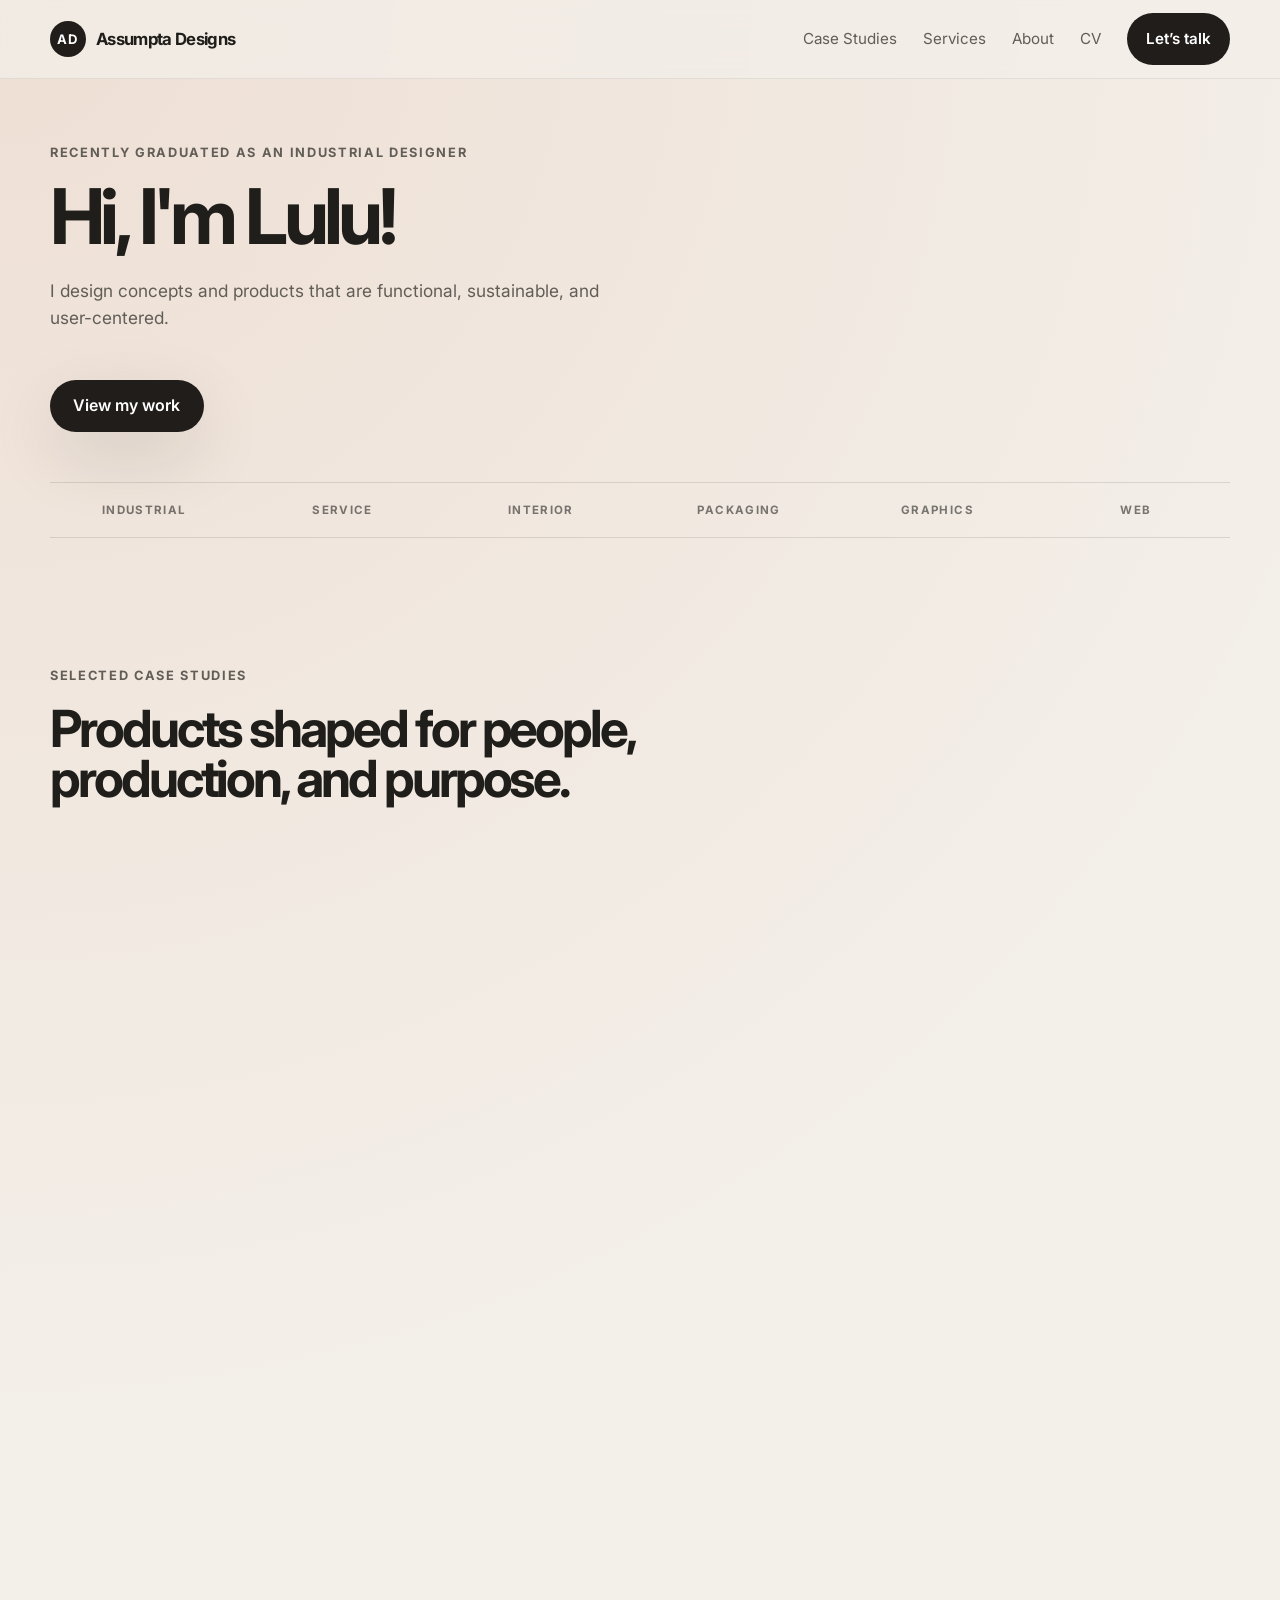
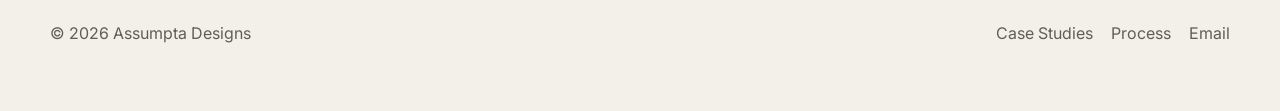
<file: index.html>
<!DOCTYPE html>
<html lang="en">
  <head>
    <meta charset="UTF-8" />
    <meta name="viewport" content="width=device-width, initial-scale=1.0" />
    <meta
      name="description"
      content="Industrial designer portfolio for product concept development, human-centered design, and manufacturing-ready innovation."
    />
    <title>Lulu M. Mwaipopo | Industrial Designer</title>
    <link rel="preconnect" href="https://fonts.googleapis.com" />
    <link rel="preconnect" href="https://fonts.gstatic.com" crossorigin />
    <link
      href="https://fonts.googleapis.com/css2?family=Inter:wght@400;500;600;700;800;900&display=swap"
      rel="stylesheet"
    />
    <link rel="stylesheet" href="styles.css" />
  </head>
  <body>
    <header class="site-header">
      <div class="container nav-wrap">
        <a href="index.html" class="brand" aria-label="Assumpta Designs home">
          <span class="brand-mark">AD</span>
          <span class="brand-text">Assumpta Designs</span>
        </a>

        <button class="nav-toggle" aria-label="Open navigation" aria-expanded="false">
          <span></span>
          <span></span>
          <span></span>
        </button>

        <nav class="site-nav" aria-label="Main navigation">
          <a href="work.html">Case Studies</a>
          <a href="#services">Services</a>
          <a href="#about">About</a>
          <a href="#cv">CV</a>
          <a href="#contact" class="nav-cta">Let’s talk</a>
        </nav>
      </div>
    </header>

    <main id="top">
      <section class="hero">
        <div class="container hero-grid">
          <div class="hero-copy">
            <p class="eyebrow">Recently graduated as an industrial designer </p>
            <h1>Hi, I'm Lulu!</h1>
            <p class="lead">
              I design concepts and products that are functional, sustainable, and user-centered.
            </p>

            <div class="hero-actions">
              <a href="work.html" class="button button-primary">View my work</a>
             
            </div>

          
          </div>

          </div>
        </div>
      </section>

           

      <section class="logo-strip">
        <div class="container logo-row" aria-label="Client list">
          <span>Industrial</span>
          <span>Service</span>
          <span>interior</span>
          <span>Packaging</span>
          <span>Graphics</span>
          <span>Web</span>
        </div>
      </section>

      <section id="work" class="section">
        <div class="container">
          <div class="section-heading">
            <p class="eyebrow">Selected case studies</p>
            <h2>Products shaped for people, production, and purpose.</h2>
          </div>

          <div class="project-grid">
            <a class="project-card project-link project-featured" href="project-horizon.html">
              <div class="project-image">
                <img
                  src="images/Khaya task chair/IMG-20250526-WA0000.jpg"
                  alt="Khaya Task Chair"
                />
              </div>
              <div class="project-copy">
                <div class="project-meta">
                  <span>Upcycled Project</span>
                  <span>2025</span>
                </div>
                <h3>Khaya Task Chair</h3>
                <p>
                  Ergonomic seating designed to be comfortable, sustainable, and adaptable for home and office.
                </p>
                <ul>
                  <li>Ergonomic interaction design</li>
                  <li>Manufacturing-ready prototyping</li>
                  <li>Material and sustainability focus</li>
                </ul>
              </div>
            </a>

            <a class="project-card project-link" href="project-flux.html">
              <img
                src="images/made up 2026/cover page.jpg"
                alt="Coil Lab"
              />
              <div class="project-copy small">
                <div class="project-meta">
                  <span>3D Mockups</span>
                  <span>2026</span>
                </div>
                <h3>Coil Lab</h3>
                <p>Natural hair care concept exploring identity, product form, and lifestyle relevance.</p>
              </div>
            </a>

            <a class="project-card project-link" href="project-summit.html">
              <img
                src="images/TG Fragrances/perfume fleur .png"
                alt="TG Fragrances"
              />
              <div class="project-copy small">
                <div class="project-meta">
                  <span>Perfume Rebranding</span>
                  <span>2024</span>
                </div>
                <h3>TG Fragrances</h3>
                <p>Luxury fragrance identity and packaging concept positioned for a more premium market presence.</p>
              </div>
            </a>
          </div>
        </div>
      </section>

      <div class="container section-cta-row">
        <a href="work.html" class="button button-primary">View all case studies</a>
      </div>

      <section id="services" class="section alt">
        <div class="container">
          <div class="section-heading narrow">
            <p class="eyebrow">Capabilities</p>
            <h2>From insight to industrial reality.</h2>
          </div>

          <div class="service-grid">
            <article class="service-card">
              <span class="service-index">01</span>
              <h3>Product strategy</h3>
              <p>Market sensing, user research, concept framing, and positioning for meaningful innovation.</p>
            </article>
            <article class="service-card">
              <span class="service-index">02</span>
              <h3>Industrial design</h3>
              <p>Form development, ergonomic refinement, material exploration, and design systems for production.</p>
            </article>
            <article class="service-card">
              <span class="service-index">03</span>
              <h3>Prototype validation</h3>
              <p>Functional mockups, visual studies, and design reviews that guide smarter manufacturing decisions.</p>
            </article>
          </div>
        </div>
      </section>

      <section id="process" class="section">
        <div class="container">
          <div class="section-heading narrow">
            <p class="eyebrow">Process</p>
            <h2>Clarity at every stage of making.</h2>
          </div>

          <div class="timeline">
            <div class="timeline-item">
              <span class="timeline-step">01</span>
              <div>
                <h3>Discover</h3>
                <p>We unpack user needs, technical constraints, and strategic opportunities before shapes begin.</p>
              </div>
            </div>
            <div class="timeline-item">
              <span class="timeline-step">02</span>
              <div>
                <h3>Define</h3>
                <p>Critical insights become product direction, visual language, and a clear design brief.</p>
              </div>
            </div>
            <div class="timeline-item">
              <span class="timeline-step">03</span>
              <div>
                <h3>Develop</h3>
                <p>Concepts evolve through sketches, prototypes, materials testing, and decision-making loops.</p>
              </div>
            </div>
            <div class="timeline-item">
              <span class="timeline-step">04</span>
              <div>
                <h3>Deliver</h3>
                <p>Final design packages are prepared for partners, manufacturers, and launch teams.</p>
              </div>
            </div>
          </div>
        </div>
      </section>

      <section id="about" class="section about">
        <div class="container about-grid">
          <div class="about-photo">
           
          </div>
          <div class="about-copy">
            <p class="eyebrow">About</p>
            <h2>Hi again .</h2>
            <p>
              I’m Lulu, I got my bachelor’s degree in Industrial Design. I'm very passionate about creating products that are not only functional but also aesthetically pleasing. I believe that good design can make a positive impact on people's lives and the environment.
            </p>
            <p>
              I partner with startups, established brands, and creative teams to transform complex
              briefs into refined experiences — balancing form, function, and commercial viability.
            </p>
            <div class="about-signoff">
              <strong>Lulu Mwaipopo</strong>
              <span>Industrial Designer</span>
            </div>
          </div>
        </div>
      </section>

      <section id="cv" class="section cv">
        <div class="container">
          <div class="cv-card">
            <p>
              My CV
            </p>
           
             <a href="Lulu_Mwaipopo_CV_2025.pdf" class="button button-secondary" target="_blank" rel="noopener noreferrer">View my CV</a>

          </div>
        </div>
      </section>

      <section id="contact" class="section contact">
        <div class="container contact-box">
          <div>
            <p class="eyebrow">Let’s build something useful</p>
            <h2>Need a product that feels as good as it performs?</h2>
          </div>
          <a href="mailto:Assumpta.designs@zohomail.com" class="button button-primary">Assumpta.designs@zohomail.com</a>
        </div>
      </section>
    </main>

    <footer class="site-footer">
      <div class="container footer-inner">
        <p>© <span id="year"></span> Assumpta Designs</p>
        <div class="footer-links">
          <a href="work.html">Case Studies</a>
          <a href="#process">Process</a>
          <a href="mailto:Assumpta.designs@zohomail.com">Email</a>
        </div>
      </div>
    </footer>

    <script src="script.js"></script>
  </body>
</html>
</file>
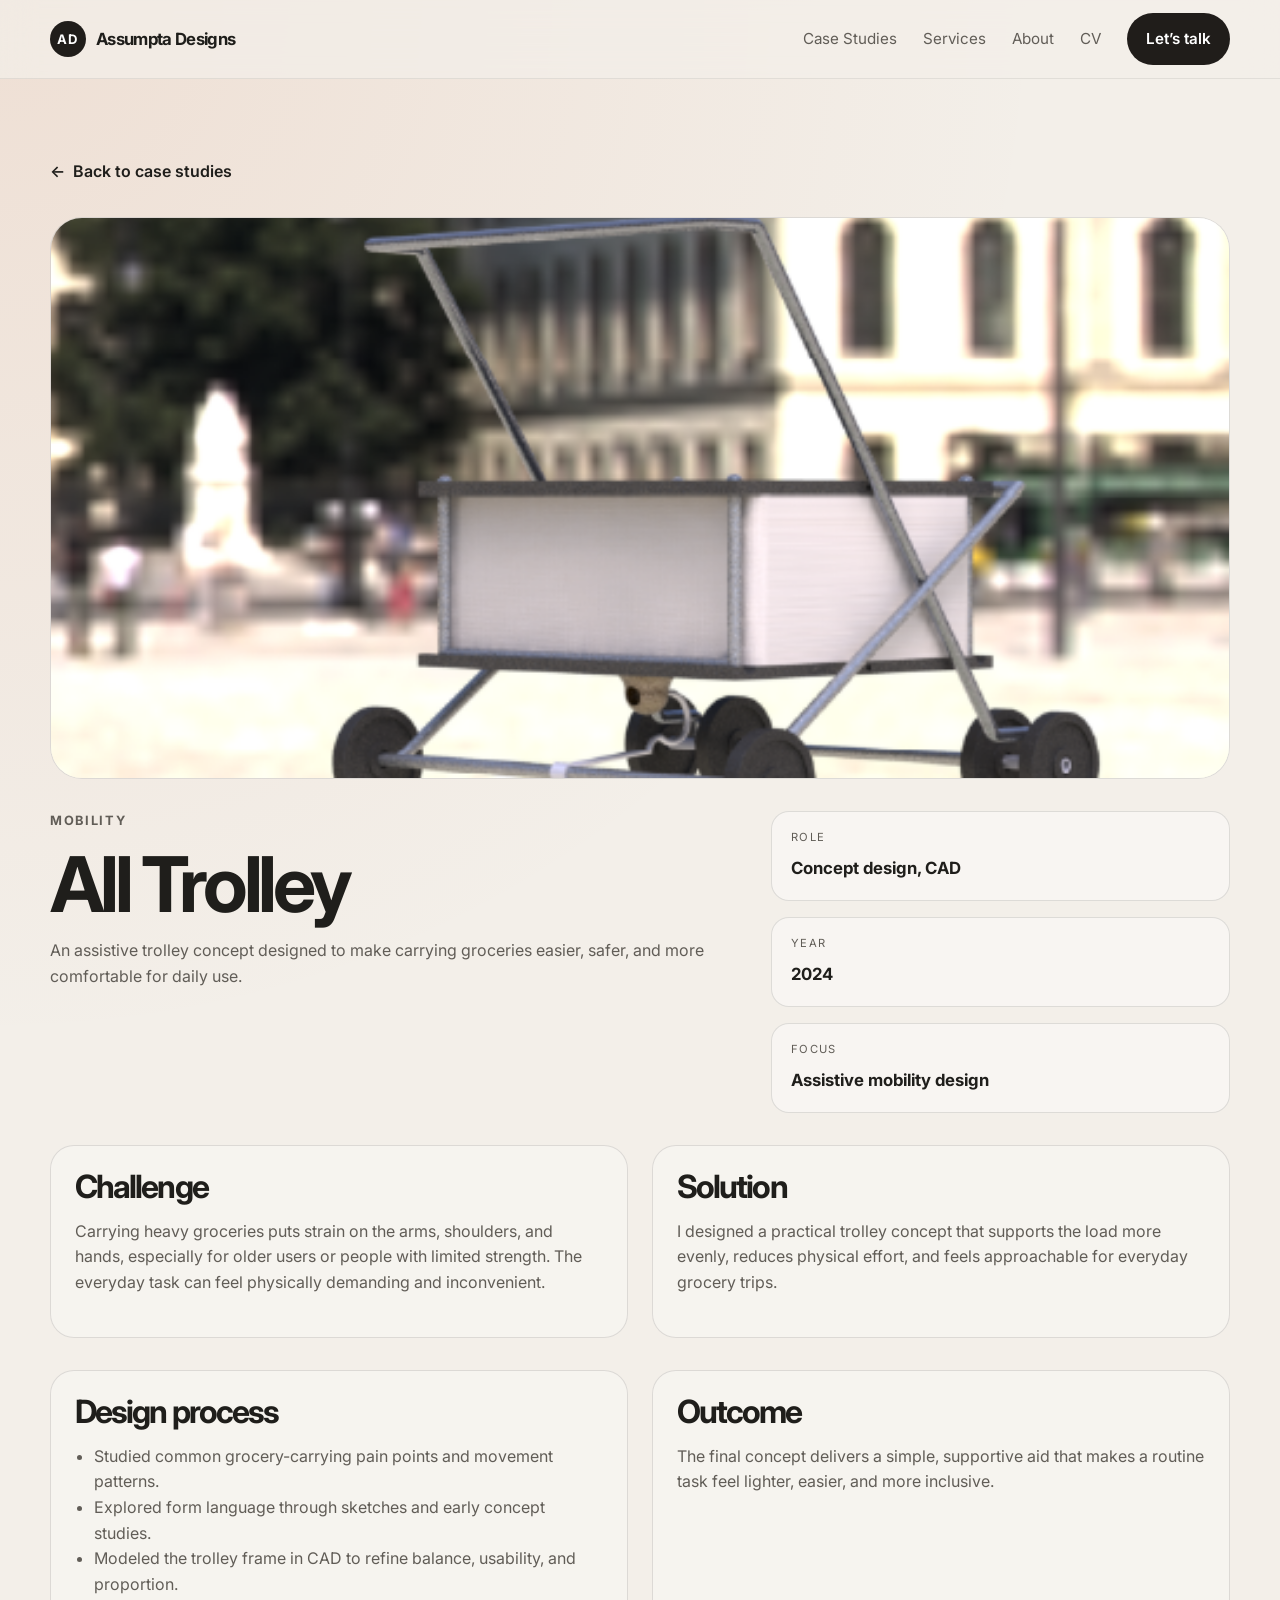
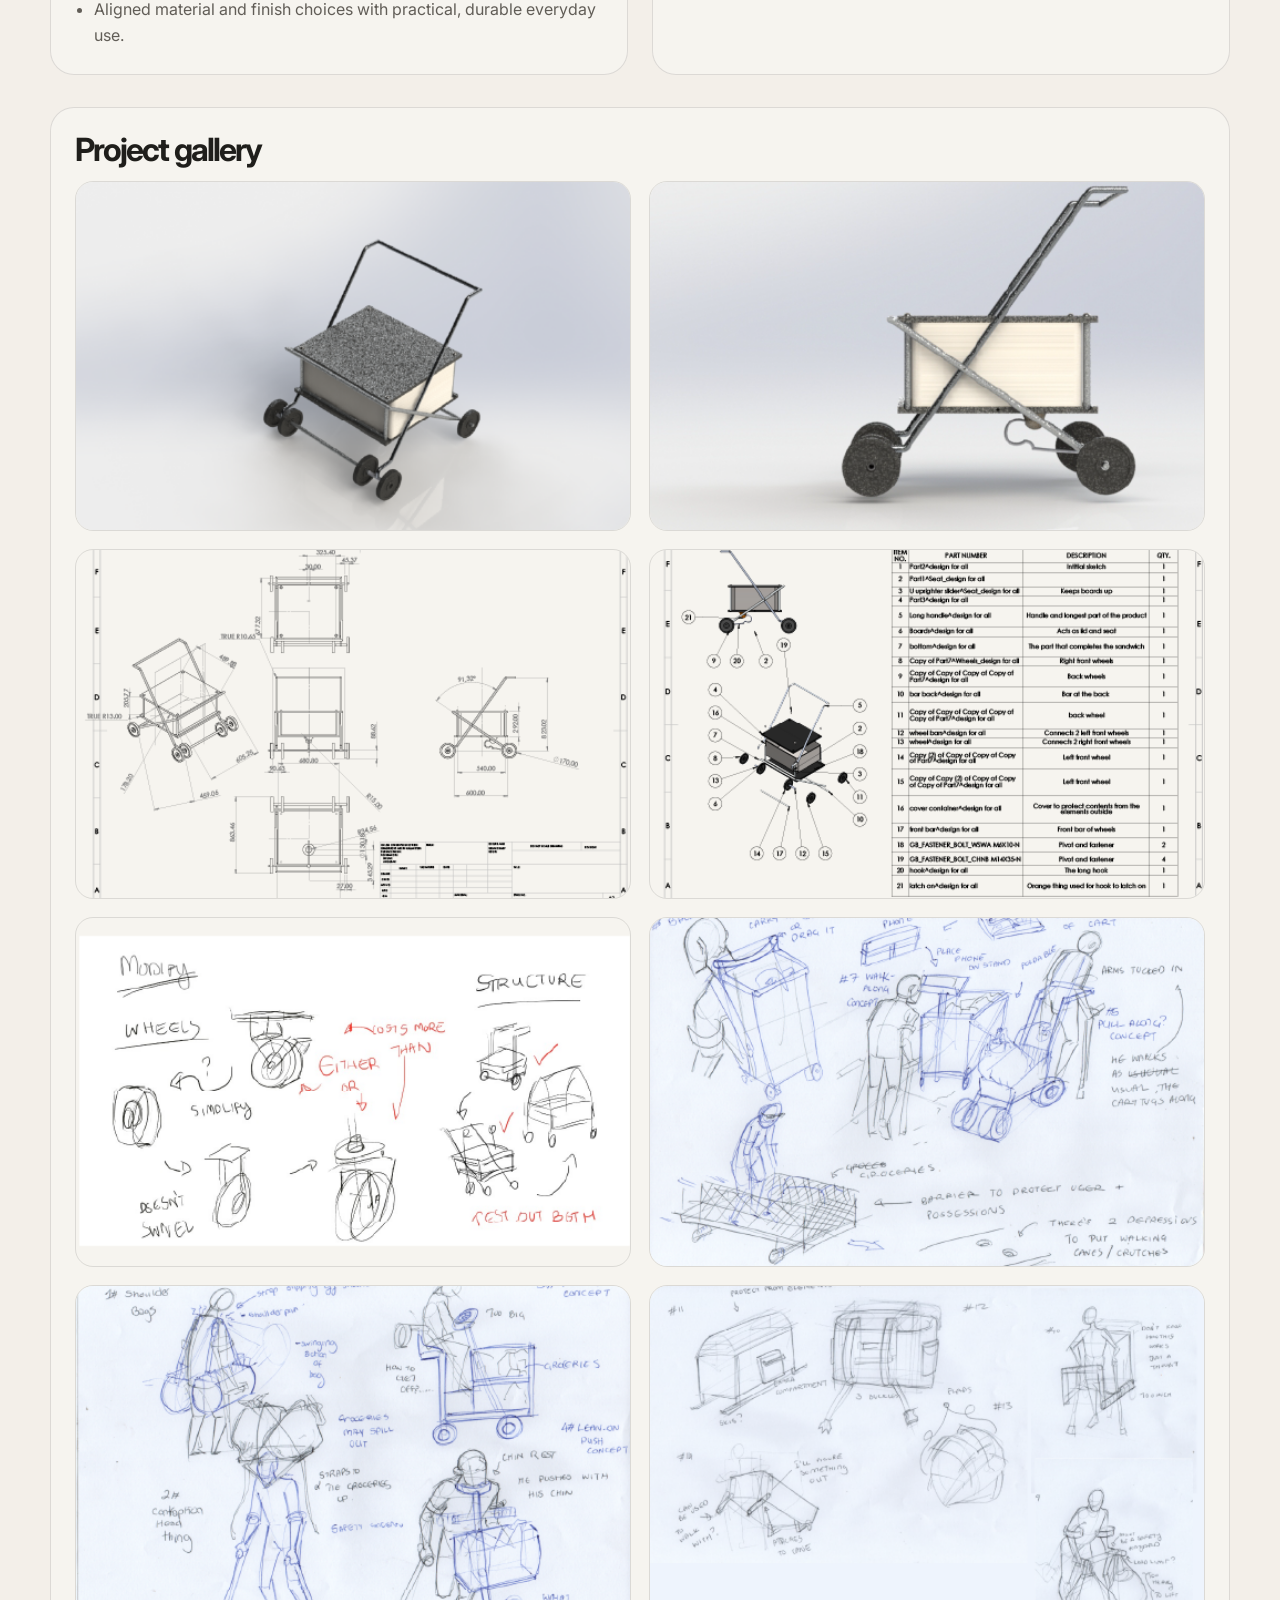
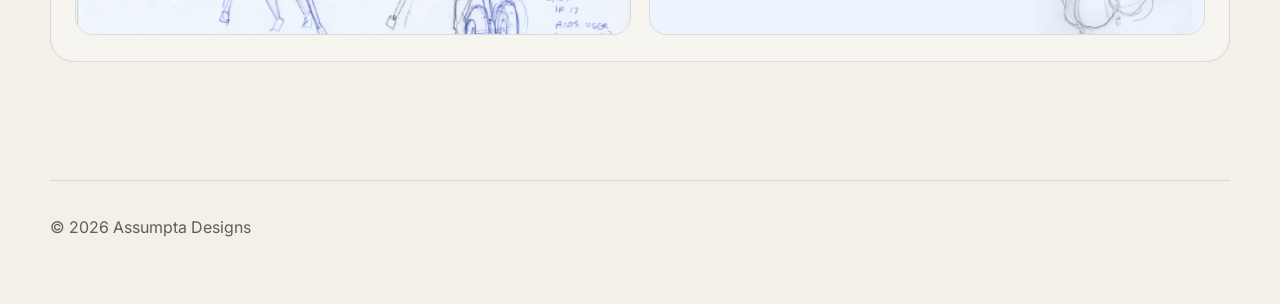
<file: project-arc.html>
<!DOCTYPE html>
<html lang="en">
  <head>
    <meta charset="UTF-8" />
    <meta name="viewport" content="width=device-width, initial-scale=1.0" />
    <title>All Trolley | Assumpta Designs</title>
    <link rel="preconnect" href="https://fonts.googleapis.com" />
    <link rel="preconnect" href="https://fonts.gstatic.com" crossorigin />
    <link href="https://fonts.googleapis.com/css2?family=Inter:wght@400;500;600;700;800;900&display=swap" rel="stylesheet" />
    <link rel="stylesheet" href="styles.css" />
  </head>
  <body>
    <header class="site-header">
      <div class="container nav-wrap">
        <a href="index.html" class="brand" aria-label="Alden Hart home">
          <span class="brand-mark">AD</span>
          <span class="brand-text">Assumpta Designs</span>
        </a>
        <button class="nav-toggle" aria-label="Open navigation" aria-expanded="false">
          <span></span>
          <span></span>
          <span></span>
        </button>
        <nav class="site-nav" aria-label="Main navigation">
          <a href="work.html">Case Studies</a>
          <a href="index.html#services">Services</a>
          <a href="index.html#about">About</a>
          <a href="index.html#cv">CV</a>
          <a href="index.html#contact" class="nav-cta">Let’s talk</a>
        </nav>
      </div>
    </header>

    <main class="project-detail">
      <div class="container detail-shell">
        <a href="work.html" class="back-link">Back to case studies</a>

        <div class="project-hero">
          <img src="images/Design4all/trolley cover.png" alt="All Trolley" />
        </div>

        <div class="project-summary">
          <div>
            <p class="eyebrow">Mobility</p>
            <h1>All Trolley</h1>
            <p>
              An assistive trolley concept designed to make carrying groceries easier, safer, and more comfortable for daily use.
            </p>
          </div>

          <div class="detail-stats">
            <div class="stat-card">
              <span class="label">Role</span>
              <strong>Concept design, CAD</strong>
            </div>
            <div class="stat-card">
              <span class="label">Year</span>
              <strong>2024</strong>
            </div>
            <div class="stat-card">
              <span class="label">Focus</span>
              <strong>Assistive mobility design</strong>
            </div>
          </div>
        </div>

        <div class="detail-grid">
          <section class="detail-section">
            <h3>Challenge</h3>
            <p>
              Carrying heavy groceries puts strain on the arms, shoulders, and hands, especially for older users or people with limited strength. The everyday task can feel physically demanding and inconvenient.
            </p>
          </section>

          <section class="detail-section">
            <h3>Solution</h3>
            <p>
              I designed a practical trolley concept that supports the load more evenly, reduces physical effort, and feels approachable for everyday grocery trips.
            </p>
          </section>
        </div>

        <div class="detail-grid">
          <section class="detail-section">
            <h3>Design process</h3>
            <ul>
              <li>Studied common grocery-carrying pain points and movement patterns.</li>
              <li>Explored form language through sketches and early concept studies.</li>
              <li>Modeled the trolley frame in CAD to refine balance, usability, and proportion.</li>
              <li>Aligned material and finish choices with practical, durable everyday use.</li>
            </ul>
          </section>

          <section class="detail-section">
            <h3>Outcome</h3>
            <p>
              The final concept delivers a simple, supportive aid that makes a routine task feel lighter, easier, and more inclusive.
            </p>
          </section>
        </div>

        <div class="detail-section">
          <h3>Project gallery</h3>
          <div class="project-gallery">
            <img src="images/Design4all/trolley render1.png" alt="All trolley render1" />
            <img src="images/Design4all/trolley render2.png" alt="All trolley render2" />
            <img src="images/Design4all/trolley all sides plan.png" alt="all trolley plan" />
            <img src="images/Design4all/trolley plan.png" alt="all trolley plan sides" />
            <img src="images/Design4all/trolley scamper.png" alt="all trolley scamper" />
            <img src="images/Design4all/trolley sketch1.png" alt="all trolley sketch1" />
            <img src="images/Design4all/trolley sketch2.png" alt="all trolley sketch2" />
            <img src="images/Design4all/sketches3.png" alt="all trolley sketches3" />
            
          </div>
        </div>
      </div>
    </main>

    <footer class="site-footer">
      <div class="container footer-inner">
        <p>© <span id="year"></span> Assumpta Designs</p>
      </div>
    </footer>

    <script src="script.js"></script>
  </body>
</html>
</file>
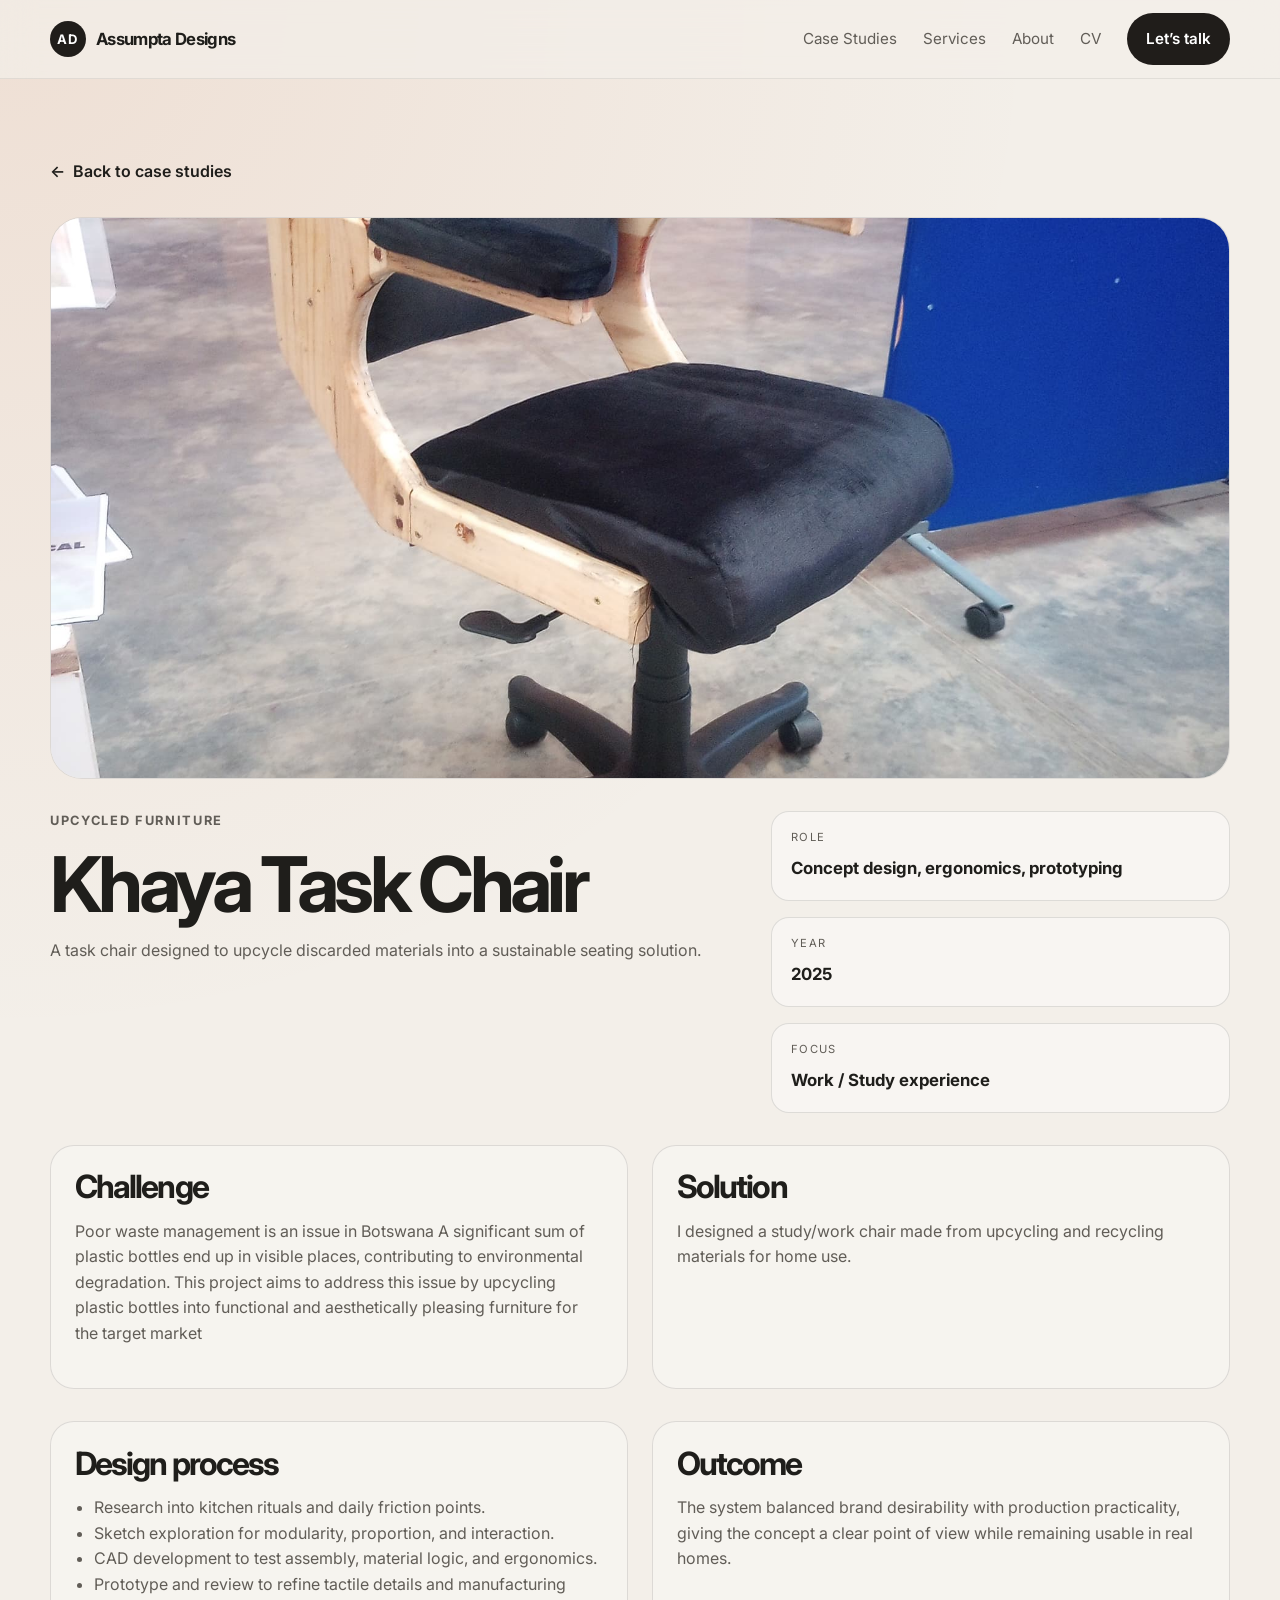
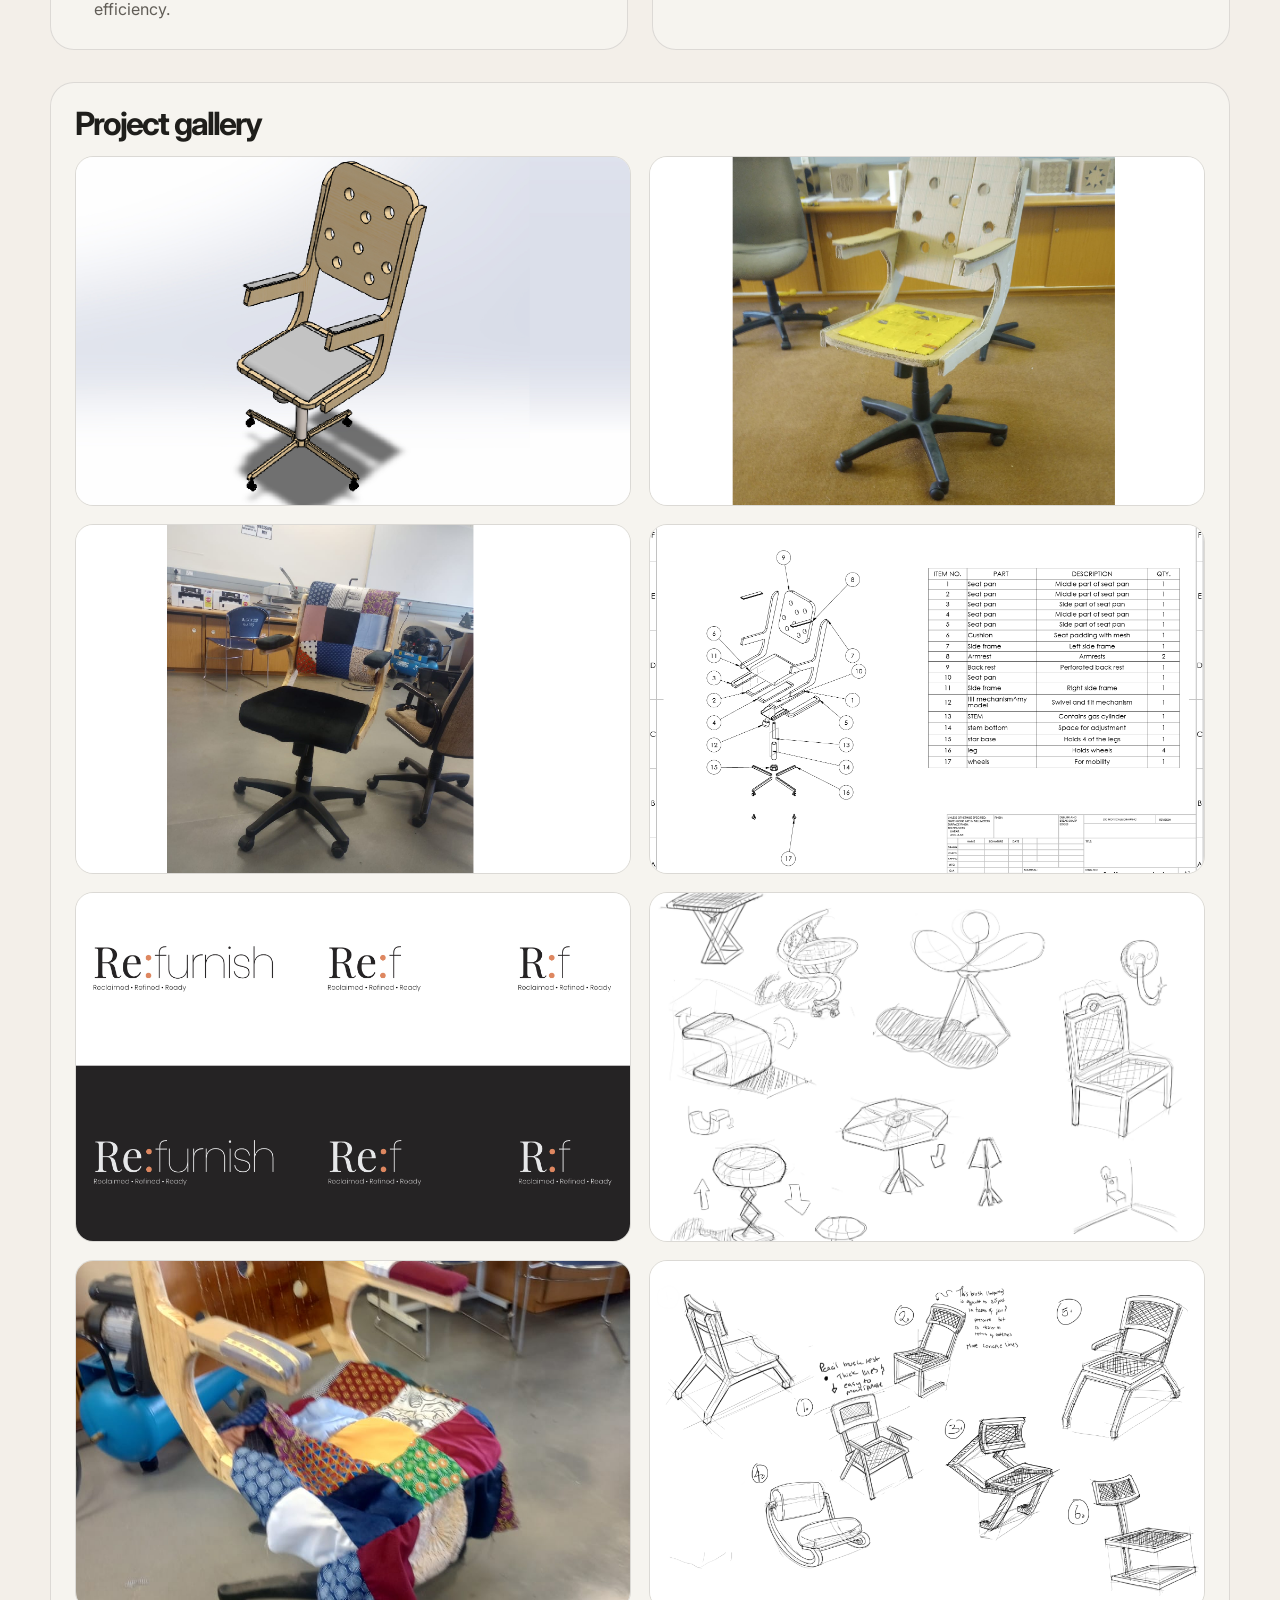
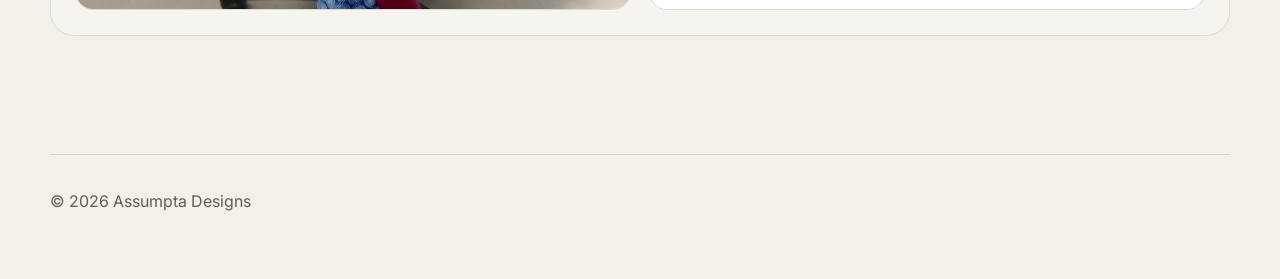
<file: project-horizon.html>
<!DOCTYPE html>
<html lang="en">
  <head>
    <meta charset="UTF-8" />
    <meta name="viewport" content="width=device-width, initial-scale=1.0" />
    <title>Khaya Task Chair | Assumpta Designs</title>
    <link rel="preconnect" href="https://fonts.googleapis.com" />
    <link rel="preconnect" href="https://fonts.gstatic.com" crossorigin />
    <link href="https://fonts.googleapis.com/css2?family=Inter:wght@400;500;600;700;800;900&display=swap" rel="stylesheet" />
    <link rel="stylesheet" href="styles.css" />
  </head>
  <body>
    <header class="site-header">
      <div class="container nav-wrap">
        <a href="index.html" class="brand" aria-label="Assumpta Designs home">
          <span class="brand-mark">AD</span>
          <span class="brand-text">Assumpta Designs</span>
        </a>
        <button class="nav-toggle" aria-label="Open navigation" aria-expanded="false">
          <span></span>
          <span></span>
          <span></span>
        </button>
        <nav class="site-nav" aria-label="Main navigation">
          <a href="work.html">Case Studies</a>
          <a href="index.html#services">Services</a>
          <a href="index.html#about">About</a>
          <a href="index.html#cv">CV</a>
          <a href="index.html#contact" class="nav-cta">Let’s talk</a>
        </nav>
      </div>
    </header>

    <main class="project-detail">
      <div class="container detail-shell">
        <a href="work.html" class="back-link">Back to case studies</a>

        <div class="project-hero">
          <img src="images/Khaya task chair/IMG-20250526-WA0000.jpg" alt="Khaya task chair final rendering" />
        </div>

        <div class="project-summary">
          <div>
            <p class="eyebrow">Upcycled furniture</p>
            <h1>Khaya Task Chair</h1>
            <p>
              A task chair designed to upcycle discarded materials into a sustainable seating solution.
            </p>
          </div>

          <div class="detail-stats">
            <div class="stat-card">
              <span class="label">Role</span>
              <strong>Concept design, ergonomics, prototyping</strong>
            </div>
            <div class="stat-card">
              <span class="label">Year</span>
              <strong>2025</strong>
            </div>
            <div class="stat-card">
              <span class="label">Focus</span>
              <strong>Work / Study experience</strong>
            </div>
          </div>
        </div>

        <div class="detail-grid">
          <section class="detail-section">
            <h3>Challenge</h3>
            <p>
Poor waste management is an issue in Botswana
A significant sum of plastic bottles end up in visible places, contributing to environmental degradation.
This project aims to address this issue by upcycling plastic bottles into functional and aesthetically pleasing furniture for the target market            </p>
          </section>

          <section class="detail-section">
            <h3>Solution</h3>
            <p>
              I designed a study/work chair made from upcycling and recycling materials for home use.
            </p>
          </section>
        </div>

        <div class="detail-grid">
          <section class="detail-section">
            <h3>Design process</h3>
            <ul>
              <li>Research into kitchen rituals and daily friction points.</li>
              <li>Sketch exploration for modularity, proportion, and interaction.</li>
              <li>CAD development to test assembly, material logic, and ergonomics.</li>
              <li>Prototype and review to refine tactile details and manufacturing efficiency.</li>
            </ul>
          </section>

          <section class="detail-section">
            <h3>Outcome</h3>
            <p>
              The system balanced brand desirability with production practicality, giving the concept a clear point of view while remaining usable in real homes.
            </p>
          </section>
        </div>

        <div class="detail-section">
          <h3>Project gallery</h3>
          <div class="project-gallery">
            <img src= "images/Khaya task chair/cad.jpg" alt="Khaya CAD modeling" />
            <img src= "images/Khaya task chair/box model.jpg" alt="Box model" />
            <img src="images/Khaya task chair/fabric exposed.jpg" alt="Khaya semi nude" />
            <img src="images/Khaya task chair/materials.jpg" alt="Khaya technical specification" />
            <img src="images/Khaya task chair/refurnish logo.jpg" alt="Khaya logo" />
            <img src= "images/dev sketches 02.jpg" alt="Khaya dev sketches" />
              <img src= "images/Khaya task chair/IMG-20250527-WA0056.jpg" alt="Khaya sketches" />

            <img src= "images/Khaya task chair/sketchs.jpg" alt="Khaya sketches" />
          </div>
        </div>
      </div>
    </main>

    <footer class="site-footer">
      <div class="container footer-inner">
        <p>© <span id="year"></span> Assumpta Designs</p>
      </div>
    </footer>

    <script src="script.js"></script>
  </body>
</html>
</file>
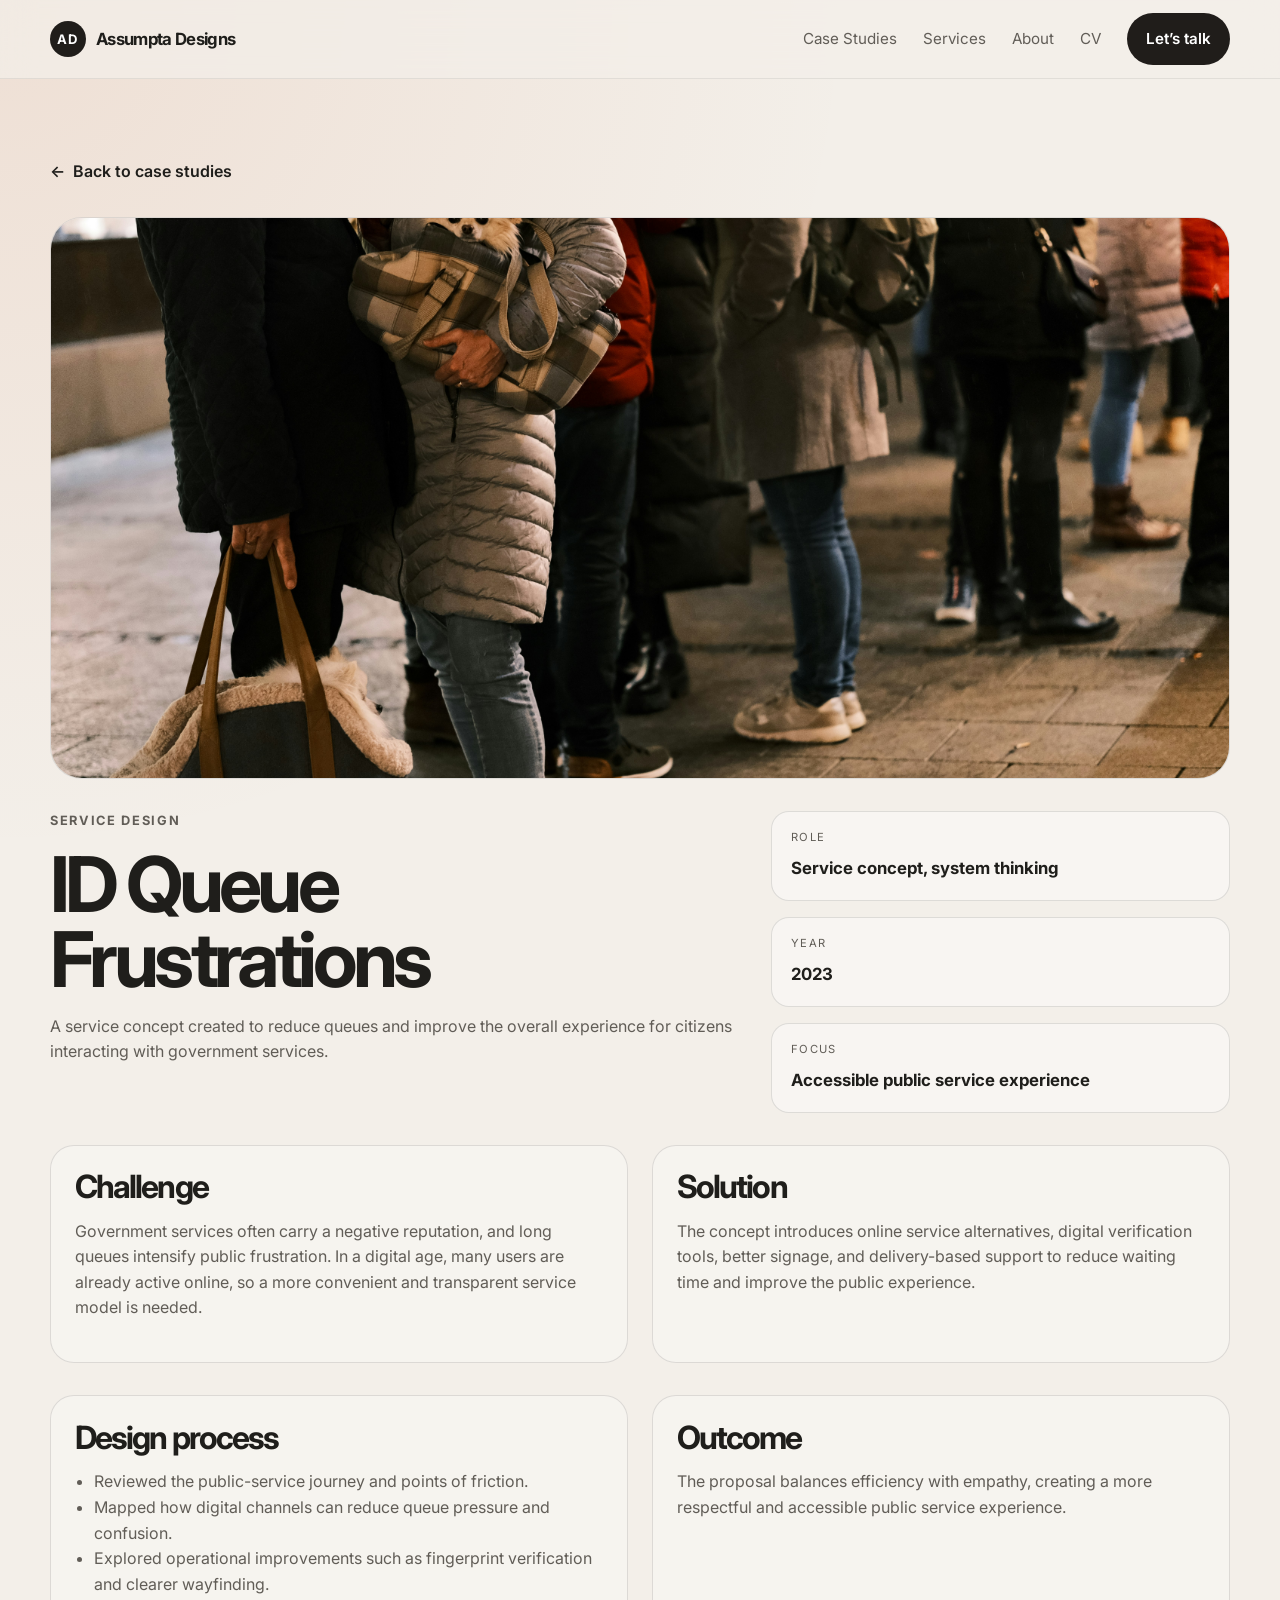
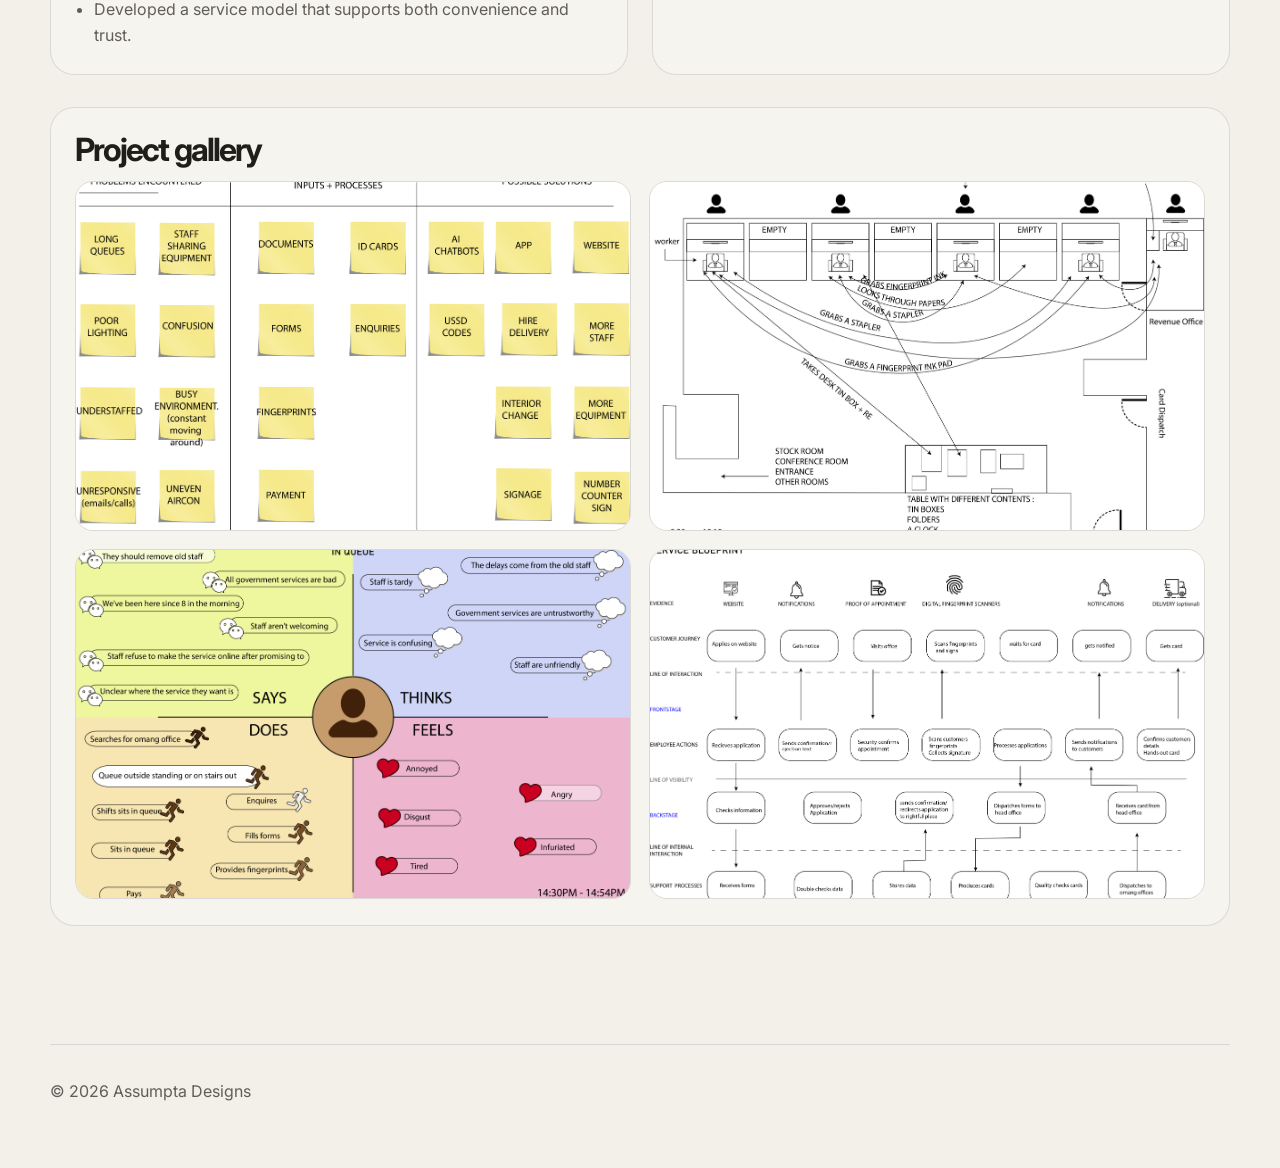
<file: project-ridge.html>
<!DOCTYPE html>
<html lang="en">
  <head>
    <meta charset="UTF-8" />
    <meta name="viewport" content="width=device-width, initial-scale=1.0" />
    <title>ID Queue Frustrations | Assumpta Designs</title>
    <link rel="preconnect" href="https://fonts.googleapis.com" />
    <link rel="preconnect" href="https://fonts.gstatic.com" crossorigin />
    <link href="https://fonts.googleapis.com/css2?family=Inter:wght@400;500;600;700;800;900&display=swap" rel="stylesheet" />
    <link rel="stylesheet" href="styles.css" />
  </head>
  <body>
    <header class="site-header">
      <div class="container nav-wrap">
        <a href="index.html" class="brand" aria-label="Alden Hart home">
          <span class="brand-mark">AD</span>
          <span class="brand-text">Assumpta Designs</span>
        </a>
        <button class="nav-toggle" aria-label="Open navigation" aria-expanded="false">
          <span></span>
          <span></span>
          <span></span>
        </button>
        <nav class="site-nav" aria-label="Main navigation">
          <a href="work.html">Case Studies</a>
          <a href="index.html#services">Services</a>
          <a href="index.html#about">About</a>
          <a href="index.html#cv">CV</a>
          <a href="index.html#contact" class="nav-cta">Let’s talk</a>
        </nav>
      </div>
    </header>

    <main class="project-detail">
      <div class="container detail-shell">
        <a href="work.html" class="back-link">Back to case studies</a>

        <div class="project-hero">
          <img src="images/service/nk-ni-HYcSWOYiWyE-unsplash.jpg" alt="Ridge lounge chair final rendering" />
        </div>

        <div class="project-summary">
          <div>
            <p class="eyebrow">Service design</p>
            <h1>ID Queue Frustrations</h1>
            <p>
              A service concept created to reduce queues and improve the overall experience for citizens interacting with government services.
            </p>
          </div>

          <div class="detail-stats">
            <div class="stat-card">
              <span class="label">Role</span>
              <strong>Service concept, system thinking</strong>
            </div>
            <div class="stat-card">
              <span class="label">Year</span>
              <strong>2023</strong>
            </div>
            <div class="stat-card">
              <span class="label">Focus</span>
              <strong>Accessible public service experience</strong>
            </div>
          </div>
        </div>

        <div class="detail-grid">
          <section class="detail-section">
            <h3>Challenge</h3>
            <p>
              Government services often carry a negative reputation, and long queues intensify public frustration. In a digital age, many users are already active online, so a more convenient and transparent service model is needed.
            </p>
          </section>

          <section class="detail-section">
            <h3>Solution</h3>
            <p>
              The concept introduces online service alternatives, digital verification tools, better signage, and delivery-based support to reduce waiting time and improve the public experience.
            </p>
          </section>
        </div>

        <div class="detail-grid">
          <section class="detail-section">
            <h3>Design process</h3>
            <ul>
              <li>Reviewed the public-service journey and points of friction.</li>
              <li>Mapped how digital channels can reduce queue pressure and confusion.</li>
              <li>Explored operational improvements such as fingerprint verification and clearer wayfinding.</li>
              <li>Developed a service model that supports both convenience and trust.</li>
            </ul>
          </section>

          <section class="detail-section">
            <h3>Outcome</h3>
            <p>
              The proposal balances efficiency with empathy, creating a more respectful and accessible public service experience.
            </p>
          </section>
        </div>

        <div class="detail-section">
          <h3>Project gallery</h3>
          <div class="project-gallery">
            <img src="images/service/Asset 4@300x-100.jpg" alt="Ridge sketches" />
            <img src="images/service/Asset 2@300x-100.jpg" alt="Ridge CAD study" />
            <img src="images/service/Asset 3@300x-100.jpg" alt="Ridge technical specification" />
            <img src="images/service/Asset 5@300x-100.jpg" alt="Ridge final visual" />
          </div>
        </div>
      </div>
    </main>

    <footer class="site-footer">
      <div class="container footer-inner">
        <p>© <span id="year"></span> Assumpta Designs</p>
      </div>
    </footer>

    <script src="script.js"></script>
  </body>
</html>
</file>
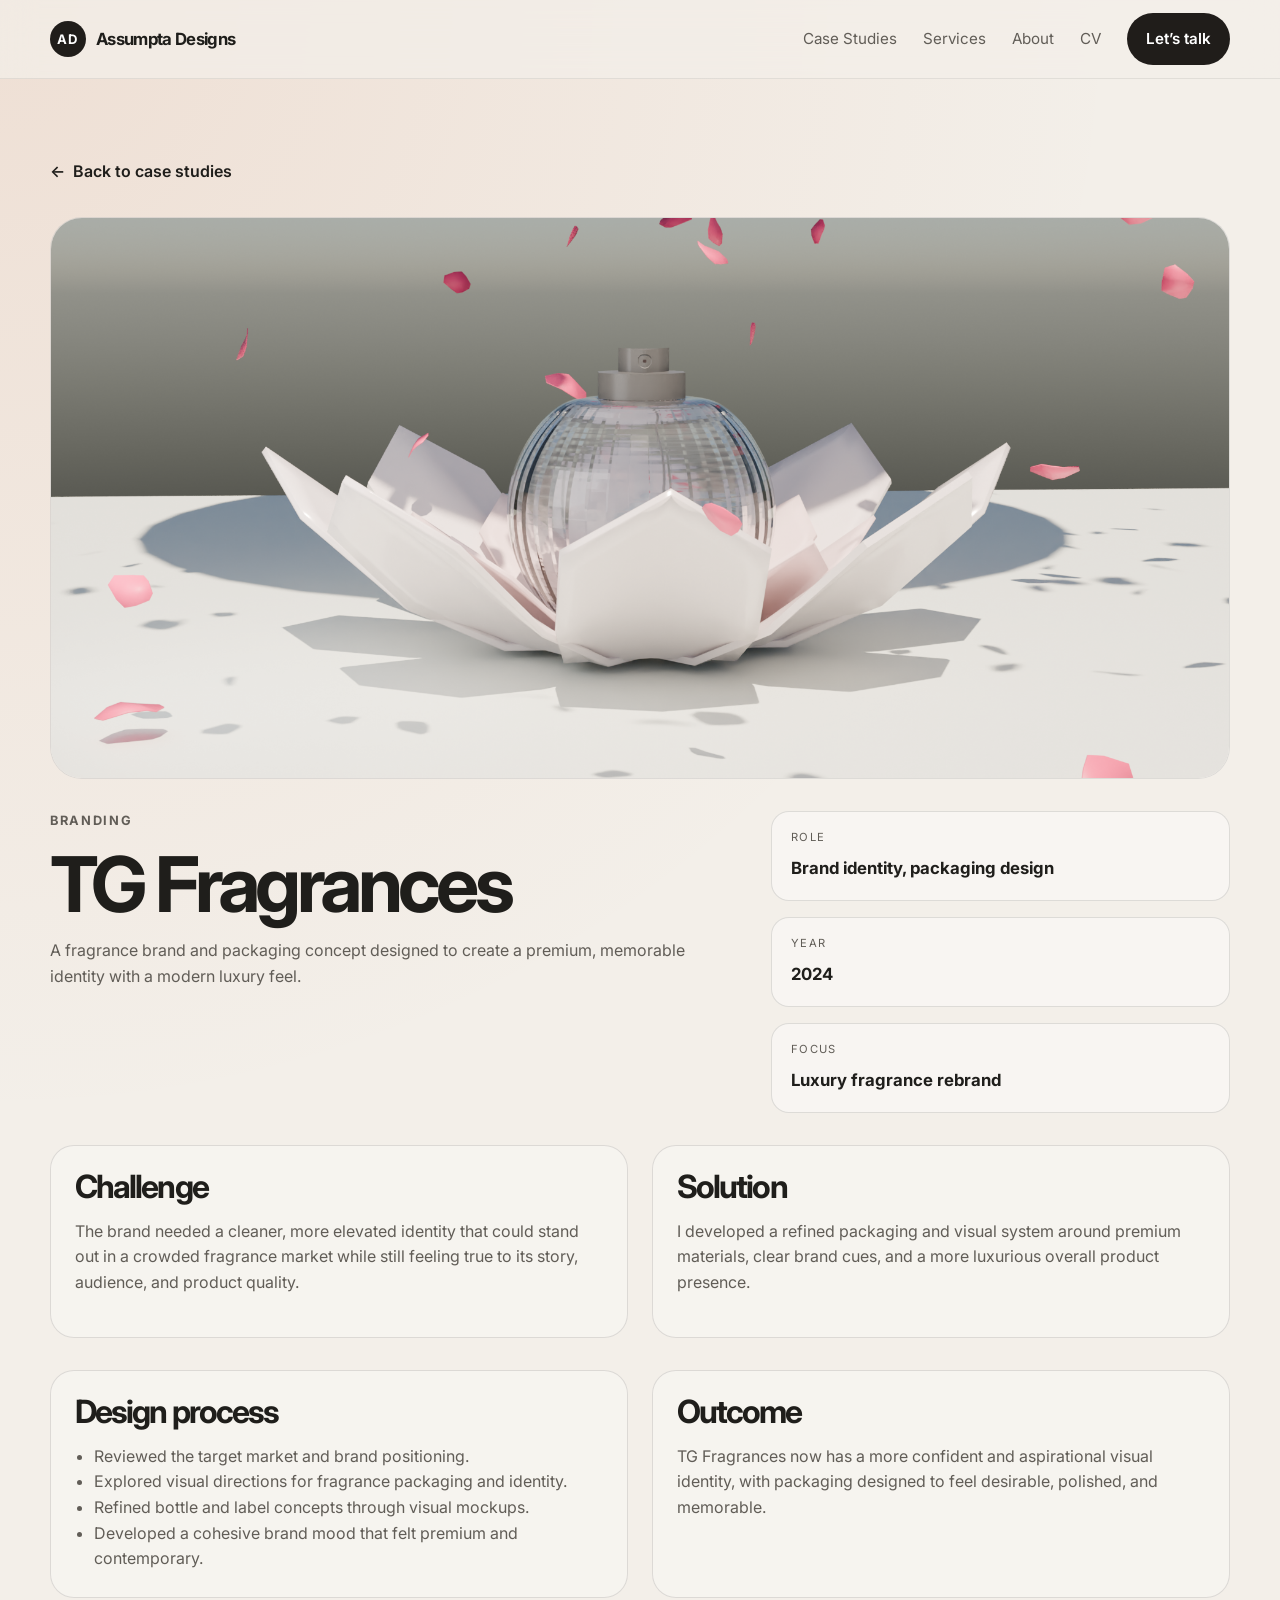
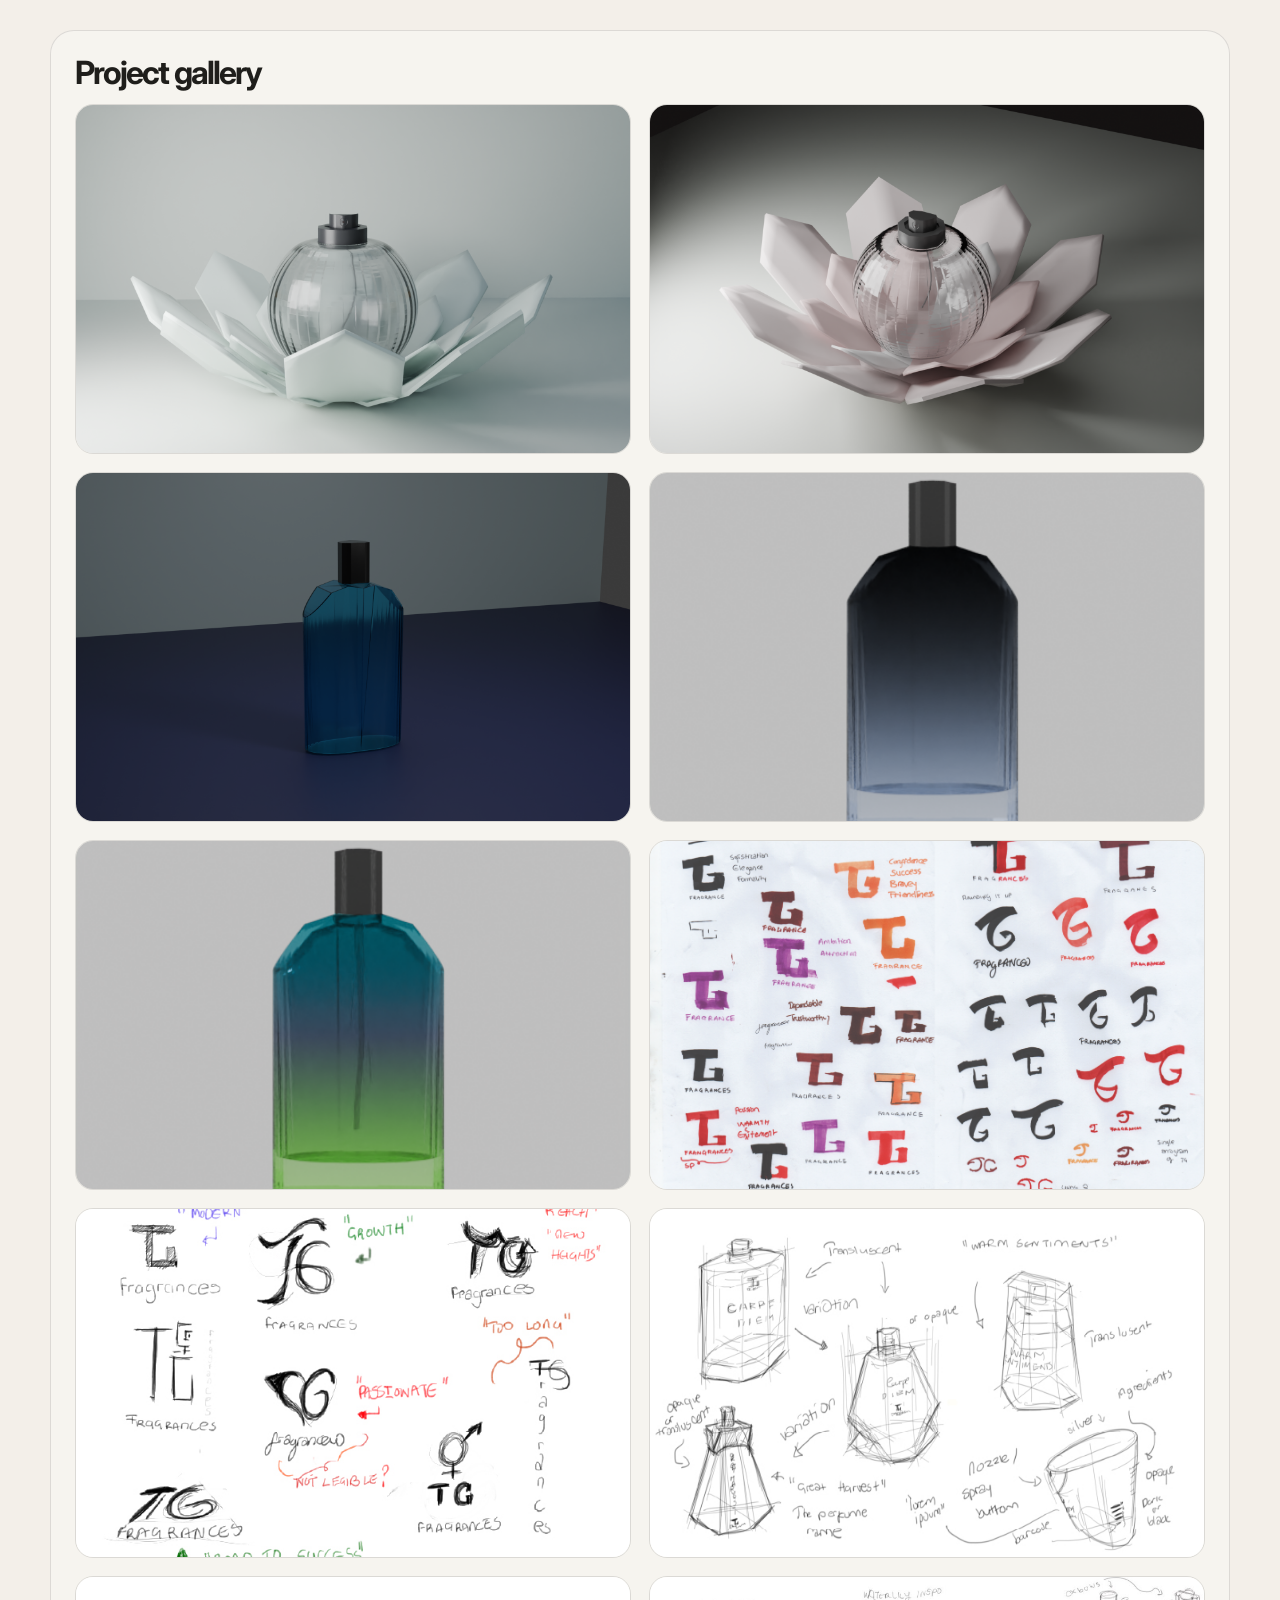
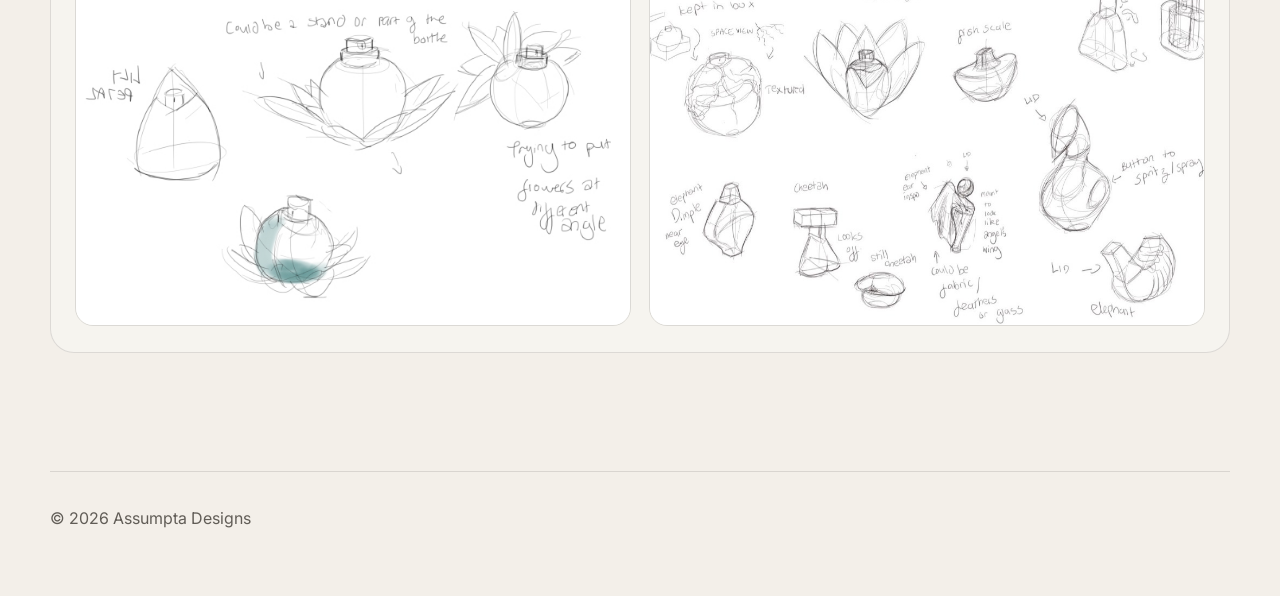
<file: project-summit.html>
<!DOCTYPE html>
<html lang="en">
  <head>
    <meta charset="UTF-8" />
    <meta name="viewport" content="width=device-width, initial-scale=1.0" />
    <title>TG Fragrances | Assumpta Designs</title>
    <link rel="preconnect" href="https://fonts.googleapis.com" />
    <link rel="preconnect" href="https://fonts.gstatic.com" crossorigin />
    <link href="https://fonts.googleapis.com/css2?family=Inter:wght@400;500;600;700;800;900&display=swap" rel="stylesheet" />
    <link rel="stylesheet" href="styles.css" />
  </head>
  <body>
    <header class="site-header">
      <div class="container nav-wrap">
        <a href="index.html" class="brand" aria-label="Assumpta Designs home">
          <span class="brand-mark">AD</span>
          <span class="brand-text">Assumpta Designs</span>
        </a>
        <button class="nav-toggle" aria-label="Open navigation" aria-expanded="false">
          <span></span>
          <span></span>
          <span></span>
        </button>
        <nav class="site-nav" aria-label="Main navigation">
          <a href="work.html">Case Studies</a>
          <a href="index.html#services">Services</a>
          <a href="index.html#about">About</a>
          <a href="index.html#cv">CV</a>
          <a href="index.html#contact" class="nav-cta">Let’s talk</a>
        </nav>
      </div>
    </header>

    <main class="project-detail">
      <div class="container detail-shell">
        <a href="work.html" class="back-link">Back to case studies</a>

        <div class="project-hero">
          <img src="images/TG Fragrances/perfume suggestion render.png" alt="Perfume Business Rebrand final rendering" />
        </div>

        <div class="project-summary">
          <div>
            <p class="eyebrow">Branding</p>
            <h1>TG Fragrances</h1>
            <p>
              A fragrance brand and packaging concept designed to create a premium, memorable identity with a modern luxury feel.
            </p>
          </div>

          <div class="detail-stats">
            <div class="stat-card">
              <span class="label">Role</span>
              <strong>Brand identity, packaging design</strong>
            </div>
            <div class="stat-card">
              <span class="label">Year</span>
              <strong>2024</strong>
            </div>
            <div class="stat-card">
              <span class="label">Focus</span>
              <strong>Luxury fragrance rebrand</strong>
            </div>
          </div>
        </div>

        <div class="detail-grid">
          <section class="detail-section">
            <h3>Challenge</h3>
            <p>
              The brand needed a cleaner, more elevated identity that could stand out in a crowded fragrance market while still feeling true to its story, audience, and product quality.
            </p>
          </section>

          <section class="detail-section">
            <h3>Solution</h3>
            <p>
              I developed a refined packaging and visual system around premium materials, clear brand cues, and a more luxurious overall product presence.
            </p>
          </section>
        </div>

        <div class="detail-grid">
          <section class="detail-section">
            <h3>Design process</h3>
            <ul>
              <li>Reviewed the target market and brand positioning.</li>
              <li>Explored visual directions for fragrance packaging and identity.</li>
              <li>Refined bottle and label concepts through visual mockups.</li>
              <li>Developed a cohesive brand mood that felt premium and contemporary.</li>
            </ul>
          </section>

          <section class="detail-section">
            <h3>Outcome</h3>
            <p>
              TG Fragrances now has a more confident and aspirational visual identity, with packaging designed to feel desirable, polished, and memorable.
            </p>
          </section>
        </div>

        <div class="detail-section">
          <h3>Project gallery</h3>
          <div class="project-gallery">
            <img src="images/TG Fragrances/perfume fleur .png" />
            <img src="images/TG Fragrances/perfume suggestion render1.png" alt="TG fragrances logos" />
            <img src="images/TG Fragrances/perfume suggestion 2render1.png" alt="TG fragrances bottle blue" />
            <img src="images/TG Fragrances/perfume suggestion 4render front.png" alt="TG fragrances bottle gray" />
            <img src="images/TG Fragrances/perfume gradient1.png" alt="Perfume gradient1.png CAD study" />
            <img src="images/TG Fragrances/tg fragrances logos.jpg" alt="TG fragrances logos" />
            <img src="images/TG Fragrances/logo concept.jpg" alt="Perfume bottle suggestion" />
            <img src="images/TG Fragrances/perfume sketches.jpg" alt="Perfume bottle suggestion1" />
            <img src="images/TG Fragrances/perfume sketches2.jpg" alt="Perfume bottle suggestion2" />
            
            <img src="images/TG Fragrances/sketches perfume bottle suggestion.jpg" alt="Summit final visual" />
          </div>
        </div>
      </div>
    </main>

    <footer class="site-footer">
      <div class="container footer-inner">
        <p>© <span id="year"></span> Assumpta Designs</p>
      </div>
    </footer>

    <script src="script.js"></script>
  </body>
</html>
</file>
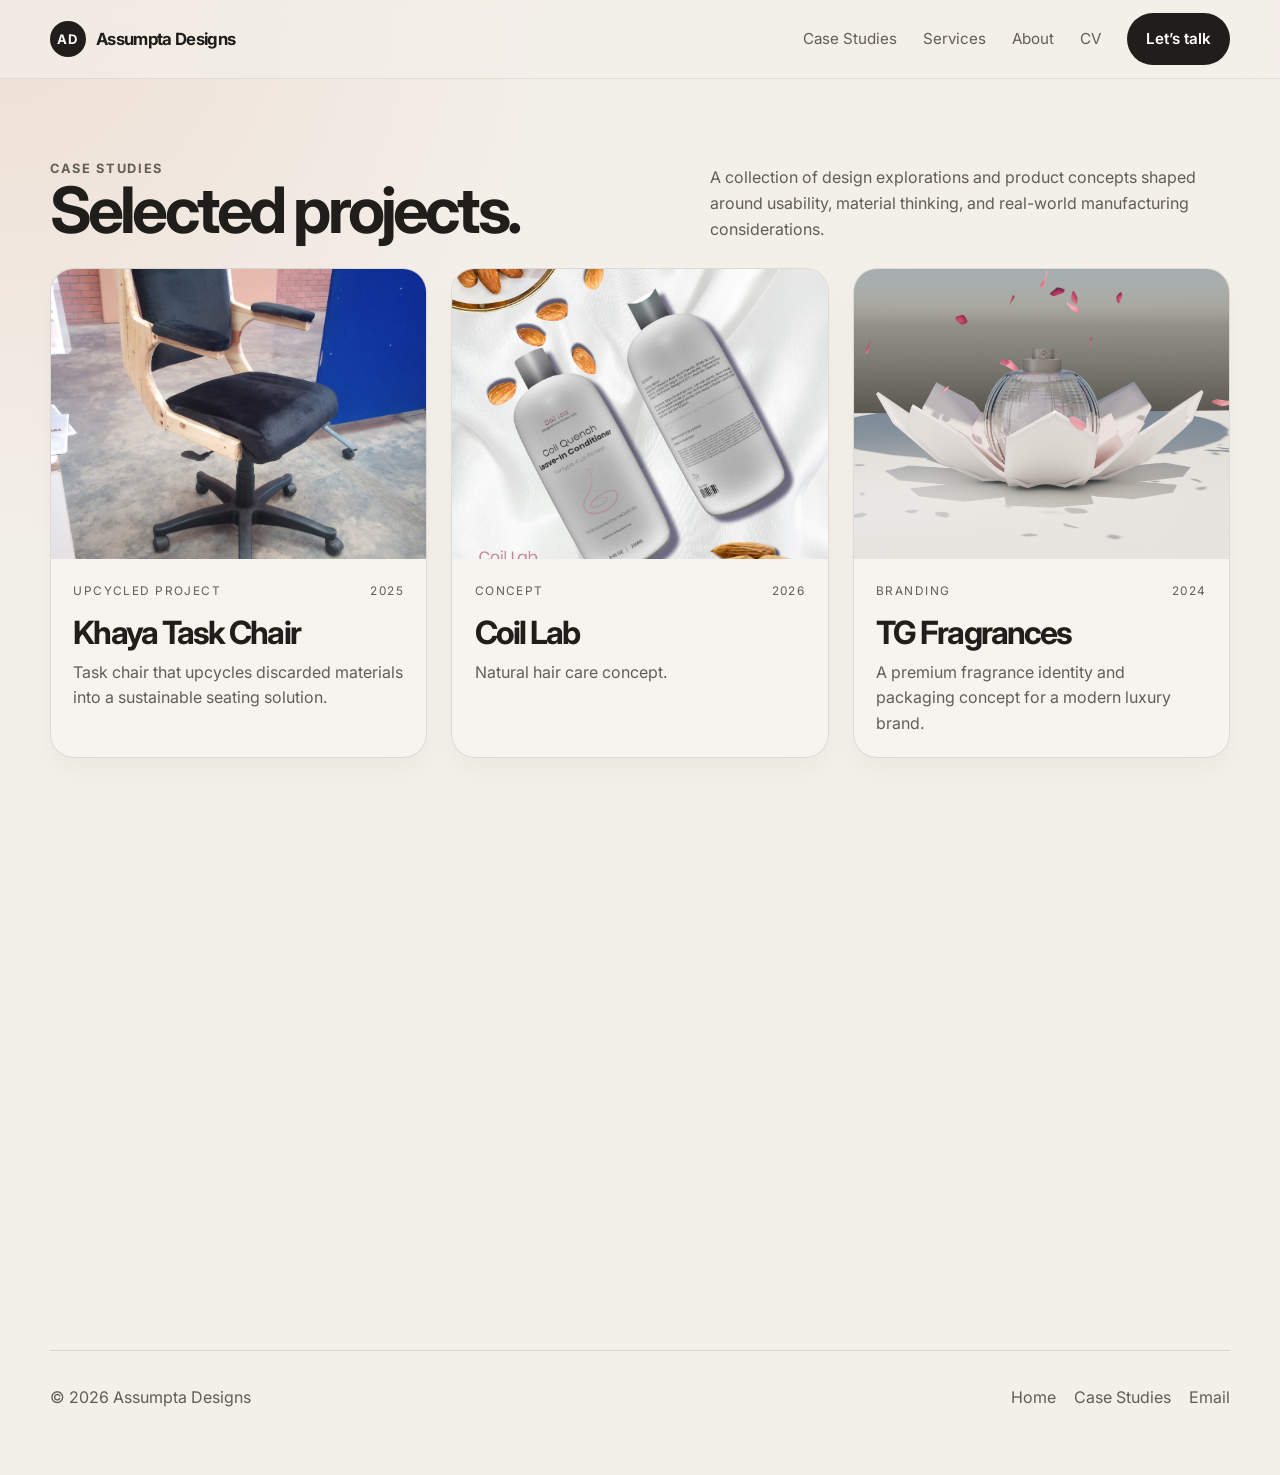
<file: work.html>
<!DOCTYPE html>
<html lang="en">
  <head>
    <meta charset="UTF-8" />
    <meta name="viewport" content="width=device-width, initial-scale=1.0" />
    <meta
      name="description"
      content="Case studies and selected work by Lulu Mwaipopo, industrial designer."
    />
    <title>Case Studies | Lulu Mwaipopo</title>
    <link rel="preconnect" href="https://fonts.googleapis.com" />
    <link rel="preconnect" href="https://fonts.gstatic.com" crossorigin />
    <link
      href="https://fonts.googleapis.com/css2?family=Inter:wght@400;500;600;700;800;900&display=swap"
      rel="stylesheet"
    />
    <link rel="stylesheet" href="styles.css" />
  </head>
  <body>
    <header class="site-header">
      <div class="container nav-wrap">
        <a href="index.html" class="brand" aria-label="Assumpta Designs home">
          <span class="brand-mark">AD</span>
          <span class="brand-text">Assumpta Designs</span>
        </a>

        <button class="nav-toggle" aria-label="Open navigation" aria-expanded="false">
          <span></span>
          <span></span>
          <span></span>
        </button>

        <nav class="site-nav" aria-label="Main navigation">
          <a href="work.html">Case Studies</a>
          <a href="index.html#services">Services</a>
          <a href="index.html#about">About</a>
          <a href="index.html#cv">CV</a>
          <a href="index.html#contact" class="nav-cta">Let’s talk</a>
        </nav>
      </div>
    </header>

    <main id="work-page">
      <section class="page-intro">
        <div class="container page-header">
          <div>
            <p class="eyebrow">Case studies</p>
            <h1>Selected projects.</h1>
          </div>
          <p>
            A collection of design explorations and product concepts shaped around usability,
            material thinking, and real-world manufacturing considerations.
          </p>
        </div>

        <div class="container">
          <div class="case-study-grid" id="case-studies">
            <a class="project-card project-link" href="project-horizon.html">
              <img src="images/Khaya task chair/IMG-20250526-WA0000.jpg" alt="Khaya Task Chair" />
              <div class="project-copy small">
                <div class="project-meta">
                  <span>Upcycled Project</span>
                  <span>2025</span>
                </div>
                <h3>Khaya Task Chair</h3>
                <p>Task chair that upcycles discarded materials into a sustainable seating solution.</p>
              </div>
            </a>

            <a class="project-card project-link" href="project-flux.html">
              <img src="images/made up 2026/cover page.jpg" alt="Coil Lab concept" />
              <div class="project-copy small">
                <div class="project-meta">
                  <span>Concept</span>
                  <span>2026</span>
                </div>
                <h3>Coil Lab</h3>
                <p>Natural hair care concept.</p>
              </div>
            </a>

            <a class="project-card project-link" href="project-summit.html">
              <img src="images/TG Fragrances/perfume suggestion render.png" alt="TG Fragrances" />
              <div class="project-copy small">
                <div class="project-meta">
                  <span>Branding</span>
                  <span>2024</span>
                </div>
                <h3>TG Fragrances</h3>
                <p>A premium fragrance identity and packaging concept for a modern luxury brand.</p>
              </div>
            </a>

            <a class="project-card project-link" href="project-ridge.html">
              <img src="images/service/nk-ni-HYcSWOYiWyE-unsplash.jpg" alt="ID Queue Frustrations" />
              <div class="project-copy small">
                <div class="project-meta">
                  <span>Service</span>
                  <span>2023</span>
                </div>
                <h3>ID Queue Frustrations</h3>
                <p>A service concept designed to reduce queues and improve the overall experience for citizens interacting with government services.</p>
              </div>
            </a>

            <a class="project-card project-link" href="project-mira.html">
              <img src="images/Cosmetics holder/IMG-20230519-WA0004.jpg" alt="Cosmetics Sticks & Brush Holder" />
              <div class="project-copy small">
                <div class="project-meta">
                  <span>Product Design</span>
                  <span>2023</span>
                </div>
                <h3>Cosmetics Sticks & Brush Holder</h3>
                <p>Compact and functional storage for cosmetics and brushes.</p>
              </div>
            </a>

            <a class="project-card project-link" href="project-arc.html">
              <img src="images/Design4all/trolley cover.png" alt="All Trolley" />
              <div class="project-copy small">
                <div class="project-meta">
                  <span>Industrial Design</span>
                  <span>2025</span>
                </div>
                <h3>All Trolley</h3>
                <p>Assistive grocery trolley concept designed to reduce strain and make carrying essentials easier.</p>
              </div>
            </a>
          </div>
        </div>
      </section>
    </main>

    <footer class="site-footer">
      <div class="container footer-inner">
        <p>© <span id="year"></span> Assumpta Designs</p>
        <div class="footer-links">
          <a href="index.html">Home</a>
          <a href="work.html">Case Studies</a>
          <a href="mailto:assumpta.designs@zohomail.com">Email</a>
        </div>
      </div>
    </footer>

    <script src="script.js"></script>
  </body>
</html>
</file>
<file: styles.css>
:root {
  --bg: #f3efe9;
  --bg-strong: #e4ddd1;
  --panel: #f8f5f1;
  --surface: #fffdf9;
  --surface-strong: #201d1a;
  --text: #1f1e1b;
  --muted: #615d57;
  --line: rgba(31, 30, 27, 0.12);
  --accent: #c95e2a;
  --accent-soft: #f7d3b5;
  --shadow: 0 24px 70px rgba(25, 23, 19, 0.12);
  --radius-xl: 32px;
  --radius-lg: 24px;
  --radius-md: 18px;
  --container: min(1180px, calc(100vw - 48px));
}

* {
  box-sizing: border-box;
}

html {
  scroll-behavior: smooth;
}

body {
  margin: 0;
  font-family: "Inter", sans-serif;
  color: var(--text);
  background:
    radial-gradient(circle at top left, rgba(201, 94, 42, 0.11), transparent 28%),
    var(--bg);
  line-height: 1.6;
}

img {
  max-width: 100%;
  display: block;
}

a {
  color: inherit;
  text-decoration: none;
}

button {
  font: inherit;
}

.container {
  width: var(--container);
  margin: 0 auto;
}

.scroll-reveal {
  transition: opacity 650ms ease, transform 650ms ease;
}

body.reveal-ready .scroll-reveal {
  opacity: 0;
  transform: translateY(28px);
}

body.reveal-ready .scroll-reveal.is-visible {
  opacity: 1;
  transform: translateY(0);
}

@media (prefers-reduced-motion: reduce) {
  html {
    scroll-behavior: auto;
  }

  .scroll-reveal,
  body.reveal-ready .scroll-reveal,
  body.reveal-ready .scroll-reveal.is-visible {
    opacity: 1;
    transform: none;
    transition: none;
  }
}

.site-header {
  position: sticky;
  top: 0;
  z-index: 20;
  backdrop-filter: blur(16px);
  background: rgba(243, 239, 233, 0.72);
  border-bottom: 1px solid rgba(31, 30, 27, 0.08);
}

.nav-wrap {
  min-height: 78px;
  display: flex;
  align-items: center;
  justify-content: space-between;
  gap: 24px;
}

.brand {
  display: inline-flex;
  align-items: center;
  gap: 10px;
  font-weight: 700;
}

.brand-mark {
  width: 36px;
  height: 36px;
  display: grid;
  place-items: center;
  border-radius: 50%;
  background: var(--surface-strong);
  color: #fff;
  font-size: 0.82rem;
  letter-spacing: 0.08em;
}

.brand-text {
  letter-spacing: -0.04em;
  font-size: 1.05rem;
}

.site-nav {
  display: flex;
  align-items: center;
  gap: 26px;
  font-size: 0.95rem;
  color: var(--muted);
}

.site-nav a {
  transition: color 180ms ease;
}

.site-nav a:hover,
.site-nav a:focus-visible {
  color: var(--text);
}

.nav-cta {
  padding: 0.85rem 1.2rem;
  border-radius: 999px;
  background: var(--surface-strong);
  color: #fff !important;
  font-weight: 600;
}

.nav-toggle {
  display: none;
  width: 44px;
  height: 44px;
  border: 1px solid var(--line);
  background: rgba(255, 255, 255, 0.5);
  border-radius: 50%;
  align-items: center;
  justify-content: center;
  flex-direction: column;
  gap: 5px;
  cursor: pointer;
  padding: 0;
}

.nav-toggle span {
  width: 18px;
  height: 2px;
  background: var(--text);
  border-radius: 2px;
  display: block;
}

.hero {
  padding: 64px 0 32px;
}

.hero-grid {
  display: grid;
  grid-template-columns: 1.08fr 0.92fr;
  gap: 50px;
  align-items: center;
}

.eyebrow {
  margin: 0 0 16px;
  font-size: 0.8rem;
  letter-spacing: 0.13em;
  text-transform: uppercase;
  color: var(--muted);
  font-weight: 700;
}

h1,
h2,
h3 {
  margin: 0;
  letter-spacing: -0.06em;
  line-height: 0.98;
}

h1 {
  font-size: clamp(3.2rem, 6vw, 6rem);
  max-width: 620px;
}

h2 {
  font-size: clamp(2.2rem, 4vw, 3.5rem);
  max-width: 700px;
}

h3 {
  font-size: clamp(1.5rem, 2.6vw, 2rem);
}

.lead {
  max-width: 560px;
  margin-top: 22px;
  padding-bottom: 1.25rem;
  color: var(--muted);
  font-size: 1.08rem;
}

.hero-actions {
  display: flex;
  flex-wrap: wrap;
  gap: 16px;
  margin-top: 28px;
}

.button {
  display: inline-flex;
  align-items: center;
  justify-content: center;
  min-height: 52px;
  padding: 0 1.4rem;
  border-radius: 999px;
  border: 1px solid var(--line);
  transition: transform 180ms ease, box-shadow 180ms ease;
  font-weight: 600;
}

.button:hover,
.button:focus-visible {
  transform: translateY(-1px);
}

.button-primary {
  background: var(--surface-strong);
  color: #fff;
  border-color: transparent;
  box-shadow: var(--shadow);
}

.button-secondary {
  background: rgba(255, 255, 255, 0.3);
}

.hero-metrics {
  display: flex;
  flex-wrap: wrap;
  gap: 28px;
  list-style: none;
  padding: 0;
  margin: 38px 0 0;
}

.hero-metrics li {
  display: flex;
  flex-direction: column;
  gap: 4px;
}

.hero-metrics strong {
  font-size: clamp(1.6rem, 2vw, 2.2rem);
  letter-spacing: -0.06em;
}

.hero-metrics span {
  color: var(--muted);
  font-size: 0.85rem;
}

.hero-visual {
  position: relative;
  min-height: 620px;
  display: flex;
  align-items: center;
  justify-content: center;
}

.hero-image-wrap {
  position: relative;
  width: min(100%, 530px);
  border-radius: var(--radius-xl);
  overflow: hidden;
  box-shadow: var(--shadow);
  border: 1px solid rgba(255, 255, 255, 0.5);
}

.hero-image-wrap img {
  width: 100%;
  height: 690px;
  object-fit: cover;
  display: block;
}

.float-card {
  position: absolute;
  background: rgba(250, 248, 245, 0.82);
  border: 1px solid rgba(31, 30, 27, 0.08);
  backdrop-filter: blur(10px);
  border-radius: 18px;
  padding: 0.9rem 1rem;
  box-shadow: 0 14px 34px rgba(31, 30, 27, 0.08);
  z-index: 2;
}

.float-card span {
  display: block;
  font-size: 0.73rem;
  letter-spacing: 0.12em;
  text-transform: uppercase;
  color: var(--muted);
  margin-bottom: 6px;
}

.float-card strong {
  font-size: 1rem;
}

.card-one {
  left: 0;
  top: 80px;
}

.card-two {
  right: 18px;
  bottom: 54px;
}

.logo-strip {
  padding: 18px 0 8px;
}

.logo-row {
  display: grid;
  grid-template-columns: repeat(6, minmax(0, 1fr));
  align-items: center;
  gap: 10px;
  padding: 18px 0;
  border-top: 1px solid var(--line);
  border-bottom: 1px solid var(--line);
}

.logo-row span {
  text-align: center;
  color: rgba(31, 30, 27, 0.58);
  font-weight: 700;
  letter-spacing: 0.12em;
  text-transform: uppercase;
  font-size: 0.72rem;
}

.section {
  padding: 120px 0;
}

.alt {
  background: rgba(255, 255, 255, 0.24);
}

.section-heading {
  margin-bottom: 42px;
}

.section-heading.narrow {
  max-width: 620px;
}

.project-grid {
  display: grid;
  grid-template-columns: 1.3fr 0.85fr 0.85fr;
  gap: 28px;
  align-items: stretch;
}

.project-card {
  display: flex;
  flex-direction: column;
  background: rgba(255, 255, 255, 0.35);
  border: 1px solid var(--line);
  border-radius: var(--radius-lg);
  overflow: hidden;
  box-shadow: 0 14px 24px rgba(31, 30, 27, 0.03);
}

.project-card img {
  width: 100%;
  height: 290px;
  object-fit: cover;
}

.project-featured {
  grid-column: 1 / span 1;
}

.project-featured .project-image img {
  height: 480px;
}

.project-copy {
  padding: 1.4rem 1.4rem 1.6rem;
}

.project-copy.small {
  padding-bottom: 1.3rem;
}

.project-meta {
  display: flex;
  justify-content: space-between;
  gap: 10px;
  color: var(--muted);
  font-size: 0.74rem;
  letter-spacing: 0.12em;
  text-transform: uppercase;
  margin-bottom: 16px;
}

.project-copy p {
  margin: 12px 0 0;
  color: var(--muted);
}

.project-copy ul {
  margin: 18px 0 0;
  padding-left: 18px;
  color: var(--text);
}

.project-copy li + li {
  margin-top: 8px;
}

.service-grid {
  display: grid;
  grid-template-columns: repeat(3, minmax(0, 1fr));
  gap: 22px;
}

.service-card {
  background: rgba(255, 255, 255, 0.45);
  border: 1px solid var(--line);
  border-radius: var(--radius-lg);
  padding: 1.8rem 1.4rem;
}

.service-index {
  display: inline-flex;
  margin-bottom: 18px;
  color: var(--accent);
  font-weight: 700;
  font-size: 0.82rem;
  letter-spacing: 0.1em;
}

.service-card h3 {
  margin-bottom: 14px;
  font-size: 1.5rem;
}

.service-card p,
.timeline-item p,
.about-copy p {
  color: var(--muted);
}

.timeline {
  display: grid;
  grid-template-columns: repeat(2, minmax(0, 1fr));
  gap: 24px;
}

.timeline-item {
  display: grid;
  grid-template-columns: 72px 1fr;
  gap: 18px;
  padding: 1.5rem 1.3rem;
  border: 1px solid var(--line);
  background: rgba(255, 255, 255, 0.3);
  border-radius: var(--radius-lg);
}

.timeline-step {
  display: flex;
  align-items: center;
  justify-content: center;
  width: 54px;
  height: 54px;
  border-radius: 50%;
  background: var(--surface-strong);
  color: #fff;
  font-weight: 700;
}

.timeline-item h3 {
  font-size: 1.3rem;
  margin-bottom: 8px;
}

.about-grid {
  display: grid;

  gap: 40px;
  align-items: center;
}



.about-copy {
  max-width: 620px;
}

.about-copy p + p {
  margin-top: 18px;
}

.about-signoff {
  margin-top: 30px;
  display: flex;
  flex-direction: column;
  gap: 2px;
}

.about-signoff strong {
  font-size: 1.1rem;
}

.about-signoff span {
  color: var(--muted);
}

.testimonial-wrap {
  padding-top: 0;
}

.cv-card {
  background: linear-gradient(135deg, #201d1a 0%, #2a2522 100%);
  color: #f9f4ee;
  border: 1px solid var(--line);
  border-radius: var(--radius-xl);
  padding: clamp(2rem, 5vw, 3.5rem);
  display: flex;
  align-items: center;
  justify-content: space-between;
  gap: 24px;
}

.cv p {
  margin: 0;
  max-width: 760px;
  font-size: clamp(1.4rem, 2vw, 2.2rem);
  line-height: 1.2;
  letter-spacing: -0.05em;
}





.contact-box {
  background: rgba(255, 255, 255, 0.4);
  border: 1px solid var(--line);
  border-radius: var(--radius-xl);
  padding: clamp(2rem, 5vw, 3.5rem);
  display: flex;
  align-items: center;
  justify-content: space-between;
  gap: 24px;
}

.site-footer {
  padding: 22px 0 48px;
}

.footer-inner {
  display: flex;
  align-items: center;
  justify-content: space-between;
  gap: 16px;
  padding-top: 18px;
  border-top: 1px solid var(--line);
  color: var(--muted);
}

.footer-links {
  display: flex;
  gap: 18px;
}

.project-link {
  display: flex;
  flex-direction: column;
  color: inherit;
  transition: transform 180ms ease, box-shadow 180ms ease;
}

.project-link:hover,
.project-link:focus-visible {
  transform: translateY(-4px);
  box-shadow: 0 18px 34px rgba(31, 30, 27, 0.08);
}

.project-link .project-copy {
  flex: 1;
}

.section-cta-row {
  display: flex;
  justify-content: center;
  margin-top: -8px;
  padding-bottom: 20px;
}

.page-intro {
  padding: 80px 0 30px;
}

.page-header {
  display: flex;
  align-items: end;
  justify-content: space-between;
  gap: 20px;
  margin-bottom: 26px;
}

.page-header h1 {
  font-size: clamp(2.6rem, 5vw, 4.7rem);
}

.page-header p {
  margin: 0;
  color: var(--muted);
  max-width: 520px;
}

.case-study-grid {
  display: grid;
  grid-template-columns: repeat(3, minmax(0, 1fr));
  gap: 24px;
}

.project-detail {
  padding: 72px 0 96px;
}

.detail-shell {
  display: grid;
  gap: 32px;
}

.project-hero {
  border-radius: var(--radius-xl);
  overflow: hidden;
  background: rgba(255, 255, 255, 0.4);
  border: 1px solid var(--line);
}

.project-hero img {
  width: 100%;
  height: 560px;
  object-fit: cover;
  cursor: zoom-in;
  transition: transform 180ms ease, box-shadow 180ms ease;
}

.project-hero img:hover,
.project-hero img:focus-visible {
  transform: translateY(-2px);
  box-shadow: 0 16px 34px rgba(31, 30, 27, 0.12);
}

.project-summary {
  display: grid;
  grid-template-columns: 1.2fr 0.8fr;
  gap: 32px;
  align-items: start;
}

.project-summary h2,
.detail-section h3 {
  margin-bottom: 16px;
}

.project-summary p,
.detail-section p,
.detail-section li {
  color: var(--muted);
}

.detail-stats {
  display: grid;
  gap: 16px;
}

.stat-card {
  background: rgba(255, 255, 255, 0.4);
  border: 1px solid var(--line);
  border-radius: 18px;
  padding: 1.1rem 1.2rem;
}

.stat-card .label {
  display: block;
  color: var(--muted);
  text-transform: uppercase;
  letter-spacing: 0.12em;
  font-size: 0.7rem;
  margin-bottom: 8px;
}

.stat-card strong {
  font-size: 1.05rem;
}

.detail-section {
  background: rgba(255, 255, 255, 0.3);
  border: 1px solid var(--line);
  border-radius: var(--radius-lg);
  padding: 1.6rem 1.5rem;
}

.detail-section ul {
  margin: 0;
  padding-left: 1.2rem;
}

.detail-grid {
  display: grid;
  grid-template-columns: repeat(2, minmax(0, 1fr));
  gap: 24px;
}

.project-gallery {
  display: grid;
  grid-template-columns: repeat(2, minmax(0, 1fr));
  gap: 18px;
}

.project-gallery img {
  width: 100%;
  height: 350px;
  /*height was 260px*/
  object-fit: cover;
  border-radius: var(--radius-md);
  border: 1px solid var(--line);
  cursor: zoom-in;
  transition: transform 180ms ease, box-shadow 180ms ease;
}

.project-gallery img:hover,
.project-gallery img:focus-visible {
  transform: translateY(-3px);
  box-shadow: 0 14px 28px rgba(31, 30, 27, 0.14);
}

.lightbox {
  position: fixed;
  inset: 0;
  z-index: 40;
  display: grid;
  place-items: center;
  padding: 32px;
  background: rgba(20, 18, 16, 0.86);
}

.lightbox[hidden] {
  display: none;
}

.lightbox-image {
  max-width: min(1100px, 92vw);
  max-height: 86vh;
  width: auto;
  height: auto;
  object-fit: contain;
  border-radius: var(--radius-md);
  box-shadow: 0 24px 80px rgba(0, 0, 0, 0.35);
}

.lightbox-close {
  position: absolute;
  top: 20px;
  right: 24px;
  display: grid;
  place-items: center;
  width: 44px;
  height: 44px;
  border: 1px solid rgba(255, 255, 255, 0.35);
  border-radius: 50%;
  color: #fff;
  background: rgba(20, 18, 16, 0.55);
  font-size: 1.6rem;
  line-height: 1;
  cursor: pointer;
}

.lightbox-close:hover,
.lightbox-close:focus-visible {
  background: var(--accent);
}

.back-link {
  display: inline-flex;
  align-items: center;
  gap: 8px;
  margin-top: 8px;
  color: var(--text);
  font-weight: 600;
}

.back-link::before {
  content: "←";
}

.cv-page {
  padding: 90px 0 120px;
}

.cv-shell {
  max-width: 760px;
  margin: 0 auto;
  text-align: center;
  background: rgba(255, 255, 255, 0.38);
  border: 1px solid var(--line);
  border-radius: var(--radius-xl);
  padding: clamp(2rem, 5vw, 4rem);
  box-shadow: 0 18px 38px rgba(31, 30, 27, 0.04);
}

.cv-shell h1 {
  font-size: clamp(2.6rem, 5vw, 4.5rem);
  margin-bottom: 16px;
}

.cv-shell .lead {
  margin: 0 auto 26px;
}

.cv-actions {
  display: flex;
  justify-content: center;
  flex-wrap: wrap;
  gap: 16px;
}

@media (max-width: 980px) {
  .hero-grid,
  .about-grid,
  .project-grid,
  .service-grid,
  .timeline {
    grid-template-columns: 1fr;
  }

  .project-grid {
    gap: 22px;
  }

  .hero-visual {
    min-height: 500px;
  }

  .contact-box,
  .footer-inner {
    flex-direction: column;
    align-items: flex-start;
  }

  .case-study-grid,
  .detail-grid,
  .project-summary,
  .project-gallery {
    grid-template-columns: 1fr;
  }
}

@media (max-width: 760px) {
  .nav-toggle {
    display: inline-flex;
  }

  .site-nav {
    position: absolute;
    top: calc(100% + 12px);
    right: 24px;
    left: 24px;
    display: none;
    flex-direction: column;
    align-items: flex-start;
    padding: 18px 20px;
    background: rgba(255, 255, 255, 0.92);
    border: 1px solid var(--line);
    border-radius: 18px;
    box-shadow: var(--shadow);
  }

  .site-nav.is-open {
    display: flex;
  }

  .hero {
    padding-top: 40px;
  }

  .logo-row {
    grid-template-columns: repeat(2, minmax(0, 1fr));
  }

  .hero-image-wrap img {
    height: 520px;
  }

 
  .hero-metrics {
    justify-content: space-between;
    gap: 18px;
  }
}
</file>
